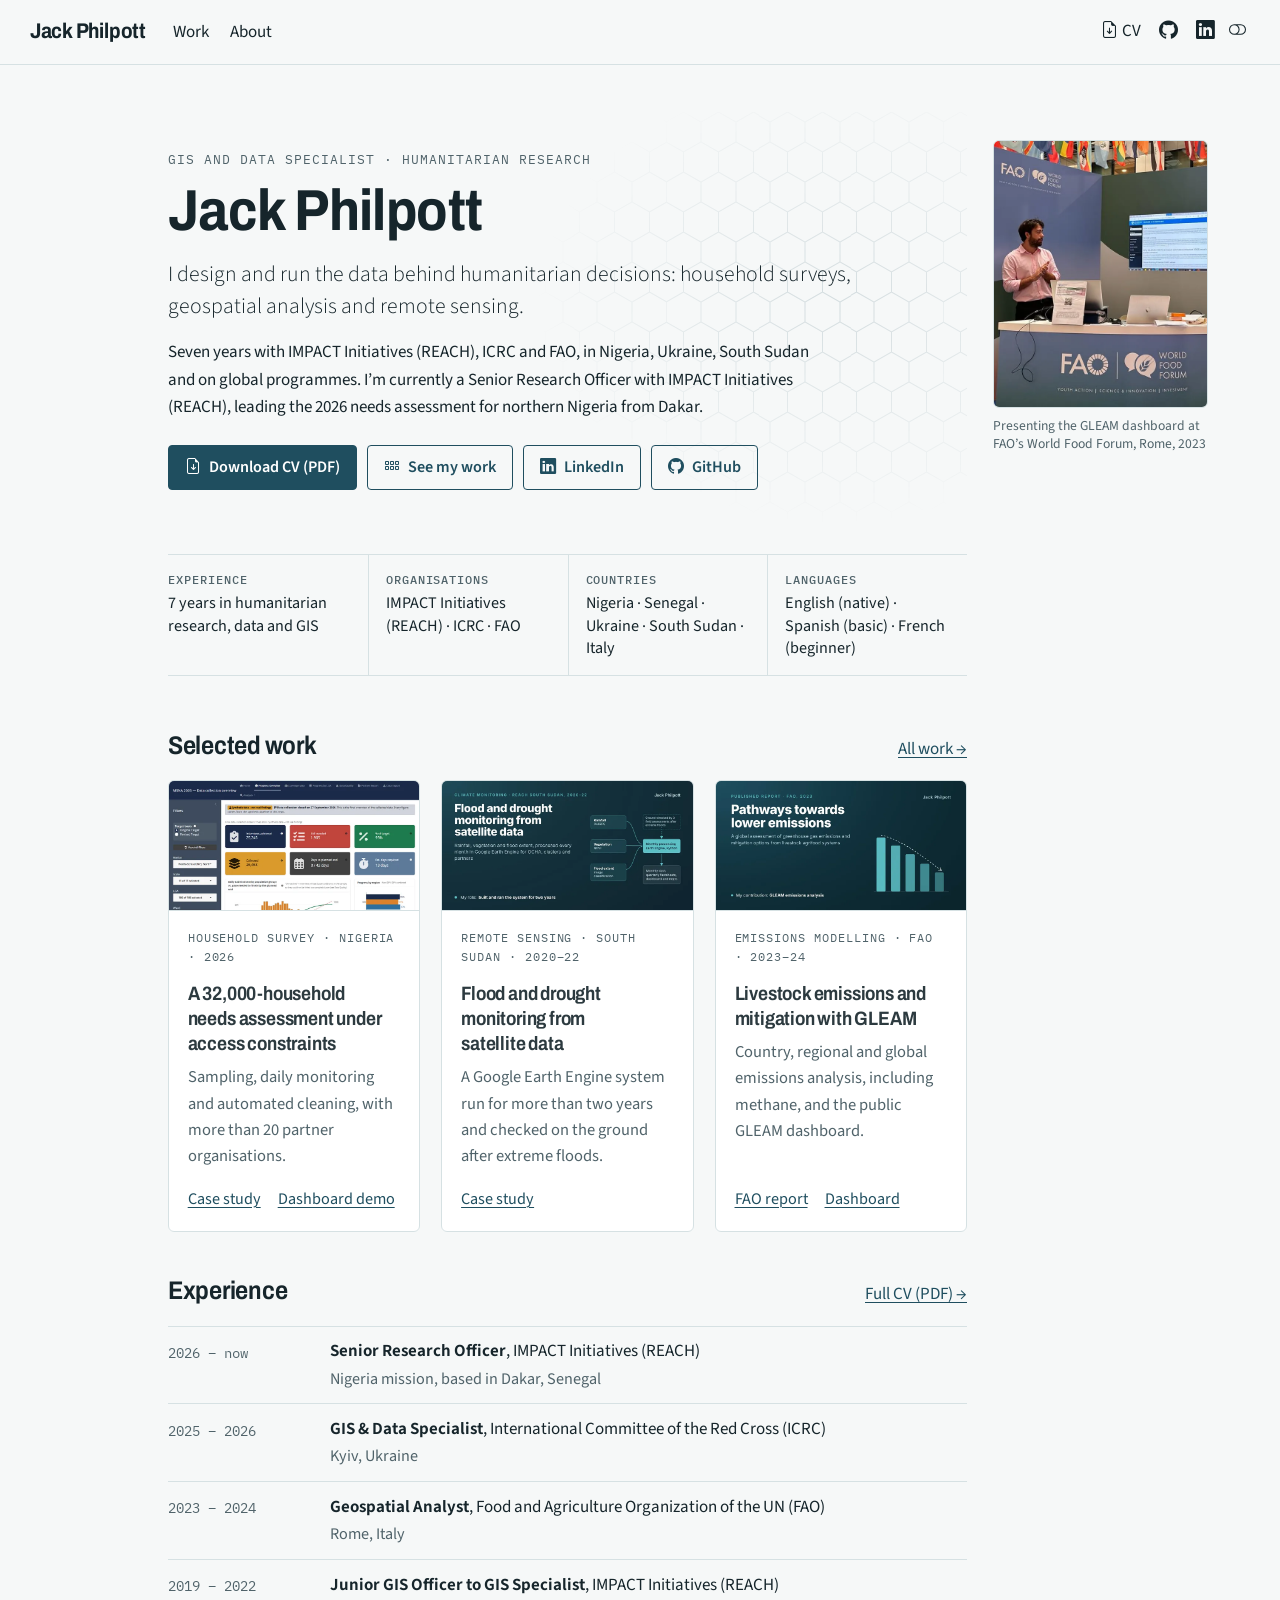
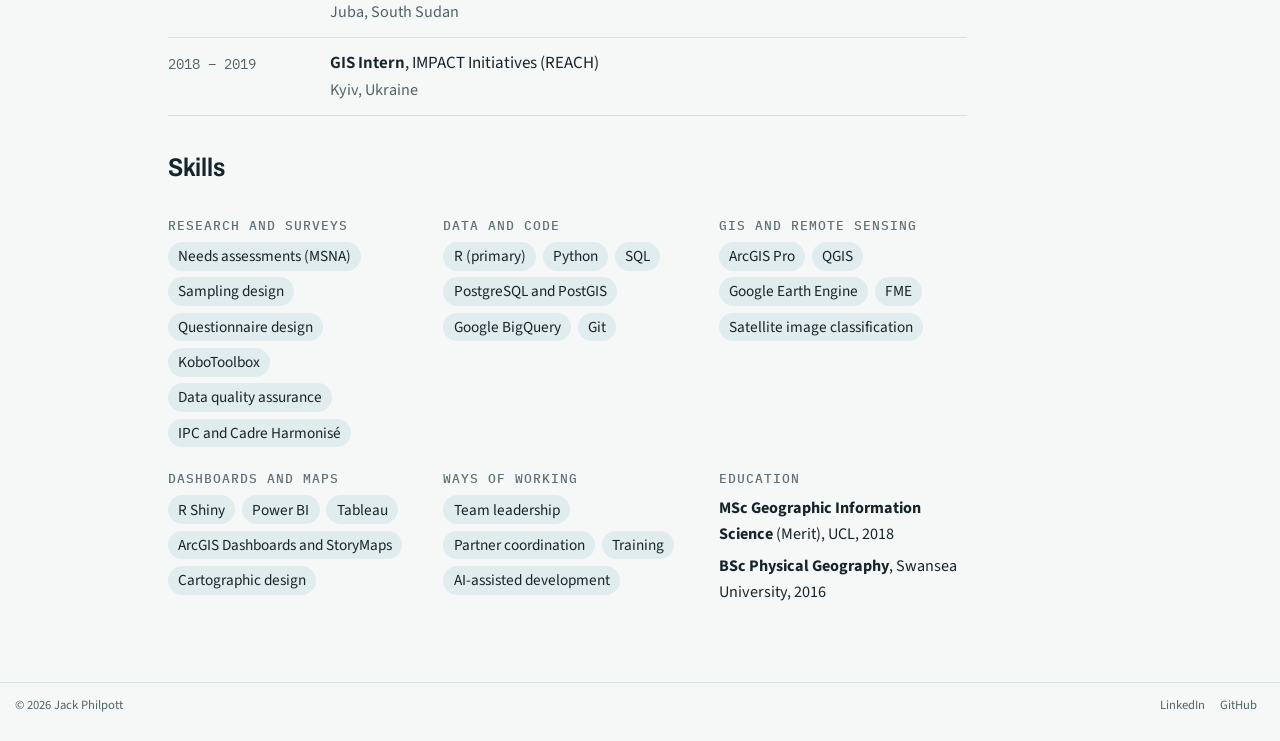
<file: index.html>
<!DOCTYPE html>
<html xmlns="http://www.w3.org/1999/xhtml" lang="en-GB" xml:lang="en-GB"><head>

<meta charset="utf-8">
<meta name="generator" content="quarto-1.11.9">

<meta name="viewport" content="width=device-width, initial-scale=1.0, user-scalable=yes">

<meta name="description" content="GIS and data specialist for humanitarian research: household surveys, geospatial analysis and remote sensing.">

<title>Jack Philpott</title>
<style>
/* Default styles provided by pandoc.
** See https://pandoc.org/MANUAL.html#variables-for-html for config info.
*/
span.smallcaps{font-variant: small-caps;}
div.columns{display: flex; gap: 1.5em;}
div.column{flex: auto;}
@media screen {
div.columns{gap: min(4vw, 1.5em);}
div.column{overflow-x: auto;}
}
div.hanging-indent{margin-left: 1.5em; text-indent: -1.5em;}
ul.task-list{list-style: none;}
ul.task-list li input[type="checkbox"] {
  width: 0.8em;
  margin: 0 0.8em 0.2em -1em; /* quarto-specific, see https://github.com/quarto-dev/quarto-cli/issues/4556 */ 
  vertical-align: middle;
}
</style>


<script src="site_libs/quarto-nav/quarto-nav.js"></script>
<script src="site_libs/quarto-nav/headroom.min.js"></script>
<link href="./images/favicon.svg" rel="icon" type="image/svg+xml">
<script src="site_libs/clipboard/clipboard.min.js"></script>
<script src="site_libs/quarto-html/quarto.js" type="module"></script>
<script src="site_libs/quarto-html/tabsets/tabsets.js" type="module"></script>
<script src="site_libs/quarto-html/scrollable-regions/scrollable-regions.js" type="module"></script>
<script src="site_libs/quarto-html/popper.min.js"></script>
<script src="site_libs/quarto-html/tippy.umd.min.js"></script>
<link href="site_libs/quarto-html/tippy.css" rel="stylesheet">
<link href="site_libs/quarto-html/quarto-syntax-highlighting-3c9e3de8f8f416c3e3ac7ff25931c884.css" rel="stylesheet" class="quarto-color-scheme" id="quarto-text-highlighting-styles">
<link href="site_libs/quarto-html/quarto-syntax-highlighting-dark-16db538b2ef1017a91ef9487759d17ba.css" rel="stylesheet" class="quarto-color-scheme quarto-color-alternate" id="quarto-text-highlighting-styles">
<link href="site_libs/quarto-html/quarto-syntax-highlighting-3c9e3de8f8f416c3e3ac7ff25931c884.css" rel="stylesheet" class="quarto-color-scheme-extra" id="quarto-text-highlighting-styles">
<script src="site_libs/bootstrap/bootstrap.min.js"></script>
<link href="site_libs/bootstrap/bootstrap-icons.css" rel="stylesheet">
<link href="site_libs/bootstrap/bootstrap-ba6120bcd819243f35d0e0dc69406774.min.css" rel="stylesheet" append-hash="true" class="quarto-color-scheme" id="quarto-bootstrap" data-mode="light">
<link href="site_libs/bootstrap/bootstrap-dark-0bdc03977b38f871abd826adec8ff0ed.min.css" rel="stylesheet" append-hash="true" class="quarto-color-scheme quarto-color-alternate" id="quarto-bootstrap" data-mode="dark">
<link href="site_libs/bootstrap/bootstrap-ba6120bcd819243f35d0e0dc69406774.min.css" rel="stylesheet" append-hash="true" class="quarto-color-scheme-extra" id="quarto-bootstrap" data-mode="light">
<script id="quarto-search-options" type="application/json">{
  "language": {
    "search-no-results-text": "No results",
    "search-matching-documents-text": "matching documents",
    "search-copy-link-title": "Copy link to search",
    "search-hide-matches-text": "Hide additional matches",
    "search-more-match-text": "more match in this document",
    "search-more-matches-text": "more matches in this document",
    "search-clear-button-title": "Clear",
    "search-text-placeholder": "",
    "search-detached-cancel-button-title": "Cancel",
    "search-submit-button-title": "Submit",
    "search-label": "Search"
  }
}</script>
<style>html{ scroll-behavior: smooth; }</style>


<meta property="og:title" content="Jack Philpott">
<meta property="og:description" content="GIS and data specialist for humanitarian research: household surveys, geospatial analysis and remote sensing.">
<meta property="og:image" content="https://jackphilpott.github.io/images/og_card.jpg">
<meta property="og:site_name" content="Jack Philpott">
<meta property="og:image:height" content="627">
<meta property="og:image:width" content="1200">
</head>

<body class="nav-fixed quarto-light"><a id="quarto-skip-link" class="visually-hidden-focusable" href="#quarto-document-content">Skip to main content</a><script id="quarto-html-before-body" type="application/javascript">
    const toggleBodyColorMode = (bsSheetEl) => {
      const mode = bsSheetEl.getAttribute("data-mode");
      const bodyEl = window.document.querySelector("body");
      if (mode === "dark") {
        bodyEl.classList.add("quarto-dark");
        bodyEl.classList.remove("quarto-light");
      } else {
        bodyEl.classList.add("quarto-light");
        bodyEl.classList.remove("quarto-dark");
      }
    }
    const toggleBodyColorPrimary = () => {
      const bsSheetEl = window.document.querySelector("link#quarto-bootstrap:not([rel=disabled-stylesheet])");
      if (bsSheetEl) {
        toggleBodyColorMode(bsSheetEl);
      }
    }
    const setColorSchemeToggle = (alternate) => {
      const toggles = window.document.querySelectorAll('.quarto-color-scheme-toggle');
      for (let i=0; i < toggles.length; i++) {
        const toggle = toggles[i];
        if (toggle) {
          toggle.setAttribute("aria-checked", alternate ? "true" : "false");
          if (alternate) {
            toggle.classList.add("alternate");
          } else {
            toggle.classList.remove("alternate");
          }
        }
      }
    };
    const toggleColorMode = (alternate) => {
      // Switch the stylesheets
      const primaryStylesheets = window.document.querySelectorAll('link.quarto-color-scheme:not(.quarto-color-alternate)');
      const alternateStylesheets = window.document.querySelectorAll('link.quarto-color-scheme.quarto-color-alternate');
      manageTransitions('#quarto-margin-sidebar .nav-link', false);
      if (alternate) {
        // note: dark is layered on light, we don't disable primary!
        enableStylesheet(alternateStylesheets);
        for (const sheetNode of alternateStylesheets) {
          if (sheetNode.id === "quarto-bootstrap") {
            toggleBodyColorMode(sheetNode);
          }
        }
      } else {
        disableStylesheet(alternateStylesheets);
        enableStylesheet(primaryStylesheets)
        toggleBodyColorPrimary();
      }
      manageTransitions('#quarto-margin-sidebar .nav-link', true);
      // Switch the toggles
      setColorSchemeToggle(alternate)
    }
    // Hack to workaround the fact that safari doesn't
    // properly recolor the scrollbar when toggling (#1455).
    // Not run on load: stylesheets are set before first paint there, and
    // scrolling would undo the scroll to a URL fragment (#14973).
    // The one pixel nudge keeps the reader where they were.
    const refreshSafariScrollbar = () => {
      if (navigator.userAgent.indexOf('Safari') > 0 && navigator.userAgent.indexOf('Chrome') == -1) {
        manageTransitions("body", false);
        const scrollY = window.scrollY;
        window.scrollTo(0, scrollY > 0 ? scrollY - 1 : 1);
        setTimeout(() => {
          window.scrollTo(0, scrollY);
          manageTransitions("body", true);
        }, 40);
      }
    }
    const disableStylesheet = (stylesheets) => {
      for (let i=0; i < stylesheets.length; i++) {
        const stylesheet = stylesheets[i];
        stylesheet.rel = 'disabled-stylesheet';
      }
    }
    const enableStylesheet = (stylesheets) => {
      for (let i=0; i < stylesheets.length; i++) {
        const stylesheet = stylesheets[i];
        if(stylesheet.rel !== 'stylesheet') { // for Chrome, which will still FOUC without this check
          stylesheet.rel = 'stylesheet';
        }
      }
    }
    const manageTransitions = (selector, allowTransitions) => {
      const els = window.document.querySelectorAll(selector);
      for (let i=0; i < els.length; i++) {
        const el = els[i];
        if (allowTransitions) {
          el.classList.remove('notransition');
        } else {
          el.classList.add('notransition');
        }
      }
    }
    const isFileUrl = () => {
      return window.location.protocol === 'file:';
    }
    const hasAlternateSentinel = () => {
      let styleSentinel = getColorSchemeSentinel();
      if (styleSentinel !== null) {
        return styleSentinel === "alternate";
      } else {
        return false;
      }
    }
    const setStyleSentinel = (alternate) => {
      const value = alternate ? "alternate" : "default";
      if (!isFileUrl()) {
        window.localStorage.setItem("quarto-color-scheme", value);
      } else {
        localAlternateSentinel = value;
      }
    }
    const getColorSchemeSentinel = () => {
      if (!isFileUrl()) {
        const storageValue = window.localStorage.getItem("quarto-color-scheme");
        return storageValue != null ? storageValue : localAlternateSentinel;
      } else {
        return localAlternateSentinel;
      }
    }
    const toggleGiscusIfUsed = (isAlternate, darkModeDefault) => {
      const baseTheme = document.querySelector('#giscus-base-theme')?.value ?? 'light';
      const alternateTheme = document.querySelector('#giscus-alt-theme')?.value ?? 'dark';
      let newTheme = '';
      if(authorPrefersDark) {
        newTheme = isAlternate ? baseTheme : alternateTheme;
      } else {
        newTheme = isAlternate ? alternateTheme : baseTheme;
      }
      const changeGiscusTheme = () => {
        // From: https://github.com/giscus/giscus/issues/336
        const sendMessage = (message) => {
          const iframe = document.querySelector('iframe.giscus-frame');
          if (!iframe) return;
          iframe.contentWindow.postMessage({ giscus: message }, 'https://giscus.app');
        }
        sendMessage({
          setConfig: {
            theme: newTheme
          }
        });
      }
      const isGiscussLoaded = window.document.querySelector('iframe.giscus-frame') !== null;
      if (isGiscussLoaded) {
        changeGiscusTheme();
      }
    };
    const authorPrefersDark = false;
    const queryPrefersDark = window.matchMedia('(prefers-color-scheme: dark)');
    const darkModeDefault = queryPrefersDark.matches;
      document.querySelector('link#quarto-text-highlighting-styles.quarto-color-scheme-extra').rel = 'disabled-stylesheet';
      document.querySelector('link#quarto-bootstrap.quarto-color-scheme-extra').rel = 'disabled-stylesheet';
    let localAlternateSentinel = darkModeDefault ? 'alternate' : 'default';
    // Dark / light mode switch
    window.quartoToggleColorScheme = () => {
      // Read the current dark / light value
      let toAlternate = !hasAlternateSentinel();
      toggleColorMode(toAlternate);
      refreshSafariScrollbar();
      setStyleSentinel(toAlternate);
      toggleGiscusIfUsed(toAlternate, darkModeDefault);
      window.dispatchEvent(new Event('resize'));
    };
    queryPrefersDark.addEventListener("change", e => {
      if(window.localStorage.getItem("quarto-color-scheme") !== null)
        return;
      const alternate = e.matches
      toggleColorMode(alternate);
      refreshSafariScrollbar();
      localAlternateSentinel = e.matches ? 'alternate' : 'default'; // this is used alongside local storage!
      toggleGiscusIfUsed(alternate, darkModeDefault);
    });
    // Switch to dark mode if need be
    if (hasAlternateSentinel()) {
      toggleColorMode(true);
    } else {
      toggleColorMode(false);
    }
  </script>

<div id="quarto-search-results"></div>
  <header id="quarto-header" class="headroom fixed-top">
    <nav class="navbar navbar-expand-lg " data-bs-theme="dark" aria-label="Site">
      <div class="navbar-container container-fluid">
      <div class="navbar-brand-container mx-auto">
    <a class="navbar-brand" href="./index.html">
    <span class="navbar-title">Jack Philpott</span>
    </a>
  </div>
          <button class="navbar-toggler" type="button" data-bs-toggle="collapse" data-bs-target="#navbarCollapse" aria-controls="navbarCollapse" aria-expanded="false" aria-label="Toggle navigation" onclick="if (window.quartoToggleHeadroom) { window.quartoToggleHeadroom(); }">
  <span class="navbar-toggler-icon"></span>
</button>
          <div class="collapse navbar-collapse" id="navbarCollapse">
            <ul class="navbar-nav navbar-nav-scroll me-auto">
  <li class="nav-item">
    <a class="nav-link" href="./work/index.html"> 
<span class="menu-text">Work</span></a>
  </li>  
  <li class="nav-item">
    <a class="nav-link" href="./about.html"> 
<span class="menu-text">About</span></a>
  </li>  
</ul>
            <ul class="navbar-nav navbar-nav-scroll ms-auto">
  <li class="nav-item">
    <a class="nav-link" href="./files/CV_JackPhilpott.pdf"> <i class="bi bi-file-earmark-arrow-down" role="img">
</i> 
<span class="menu-text">CV</span></a>
  </li>  
  <li class="nav-item compact">
    <a class="nav-link" href="https://github.com/JackPhilpott"> <i class="bi bi-github" role="img" aria-label="GitHub">
</i> 
<span class="menu-text"></span></a>
  </li>  
  <li class="nav-item compact">
    <a class="nav-link" href="https://www.linkedin.com/in/jackphilpottgis/"> <i class="bi bi-linkedin" role="img" aria-label="LinkedIn">
</i> 
<span class="menu-text"></span></a>
  </li>  
</ul>
          </div> <!-- /navcollapse -->
            <div class="quarto-navbar-tools">
  <button type="button" role="switch" aria-checked="false" class="quarto-color-scheme-toggle quarto-navigation-tool  px-1" onclick="window.quartoToggleColorScheme(); return false;" title="Toggle dark mode" aria-label="Toggle dark mode"><i class="bi"></i></button>
</div>
      </div> <!-- /container-fluid -->
    </nav>
</header>
<!-- content -->
<div id="quarto-content" class="quarto-container page-columns page-rows-contents page-layout-article page-navbar">
<!-- sidebar -->
<!-- margin-sidebar -->
    <div id="quarto-margin-sidebar" class="sidebar margin-sidebar zindex-bottom">
    </div>
<!-- main -->
<main class="content page-columns page-full" id="quarto-document-content" tabindex="-1"><header id="title-block-header" class="quarto-title-block"></header>






<div class="no-row-height column-margin column-container"><div class="hero-photo">
<div class="quarto-figure quarto-figure-center">
<figure class="figure">
<p><img src="images/jack_wff.webp" class="img-fluid figure-img" alt="Jack Philpott presenting the GLEAM v3.0 dashboard at an FAO World Food Forum stand"></p>
<figcaption>Presenting the GLEAM dashboard at FAO’s World Food Forum, Rome, 2023</figcaption>
</figure>
</div>
</div></div><div class="hero">
<div class="hero-text">
<img class="hero-avatar" src="images/jack_face.webp" alt="Jack Philpott" width="72" height="72">
<p class="eyebrow">
GIS and data specialist · Humanitarian research
</p>
<section id="jack-philpott" class="level1">
<h1>Jack Philpott</h1>
<p class="lead">
I design and run the data behind humanitarian decisions: household surveys, geospatial analysis and remote sensing.
</p>
<p>Seven years with IMPACT Initiatives (REACH), ICRC and FAO, in Nigeria, Ukraine, South Sudan and on global programmes. I’m currently a Senior Research Officer with IMPACT Initiatives (REACH), leading the 2026 needs assessment for northern Nigeria from Dakar.</p>
<div class="button-row">
  <a class="btn-jp primary" href="files/CV_JackPhilpott.pdf"><i class="bi bi-file-earmark-arrow-down" aria-hidden="true"></i> Download CV (PDF)</a>
  <a class="btn-jp" href="work/index.html"><i class="bi bi-grid-3x2-gap" aria-hidden="true"></i> See my work</a>
  <a class="btn-jp" href="https://www.linkedin.com/in/jackphilpottgis/"><i class="bi bi-linkedin" aria-hidden="true"></i> LinkedIn</a>
  <a class="btn-jp" href="https://github.com/JackPhilpott"><i class="bi bi-github" aria-hidden="true"></i> GitHub</a>
</div>
</section>
</div>
</div>
<dl class="facts">
  <div><dt>Experience</dt><dd>7 years in humanitarian research, data and GIS</dd></div>
  <div><dt>Organisations</dt><dd>IMPACT Initiatives (REACH) · ICRC · FAO</dd></div>
  <div><dt>Countries</dt><dd>Nigeria · Senegal · Ukraine · South Sudan · Italy</dd></div>
  <div><dt>Languages</dt><dd>English (native) · Spanish (basic) · French (beginner)</dd></div>
</dl>

<div class="section-head">
  <h2 id="selected-work">Selected work</h2>
  <a href="work/index.html">All work →</a>
</div>

<div class="feature-grid">
  <article class="feature">
    <a class="thumb" href="work/nigeria-msna.html" tabindex="-1" aria-hidden="true">
      <img src="images/thumbs/nigeria-msna.webp" alt="" loading="lazy">
    </a>
    <div class="body">
      <p class="eyebrow">Household survey · Nigeria · 2026</p>
      <h3><a href="work/nigeria-msna.html">A 32,000-household needs assessment under access constraints</a></h3>
      <p>Sampling, daily monitoring and automated cleaning, with more than 20 partner organisations.</p>
      <div class="links"><a href="work/nigeria-msna.html">Case study</a><a href="https://jackphilpott.shinyapps.io/msna-monitoring/">Dashboard demo</a></div>
    </div>
  </article>

  <article class="feature">
    <a class="thumb" href="work/south-sudan-climate.html" tabindex="-1" aria-hidden="true">
      <img src="images/thumbs/south-sudan-climate.webp" alt="" loading="lazy">
    </a>
    <div class="body">
      <p class="eyebrow">Remote sensing · South Sudan · 2020–22</p>
      <h3><a href="work/south-sudan-climate.html">Flood and drought monitoring from satellite data</a></h3>
      <p>A Google Earth Engine system run for more than two years and checked on the ground after extreme floods.</p>
      <div class="links"><a href="work/south-sudan-climate.html">Case study</a></div>
    </div>
  </article>

  <article class="feature">
    <a class="thumb" href="https://openknowledge.fao.org/items/b3f21d6d-bd6d-4e66-b8ca-63ce376560b5" tabindex="-1" aria-hidden="true">
      <img src="images/thumbs/fao-pathways.webp" alt="" loading="lazy">
    </a>
    <div class="body">
      <p class="eyebrow">Emissions modelling · FAO · 2023–24</p>
      <h3><a href="https://openknowledge.fao.org/items/b3f21d6d-bd6d-4e66-b8ca-63ce376560b5">Livestock emissions and mitigation with GLEAM</a></h3>
      <p>Country, regional and global emissions analysis, including methane, and the public GLEAM dashboard.</p>
      <div class="links"><a href="https://openknowledge.fao.org/items/b3f21d6d-bd6d-4e66-b8ca-63ce376560b5">FAO report</a><a href="https://foodandagricultureorganization.shinyapps.io/GLEAMV3_Public/">Dashboard</a></div>
    </div>
  </article>
</div>

<div class="section-head">
  <h2 id="experience">Experience</h2>
  <a href="files/CV_JackPhilpott.pdf">Full CV (PDF) →</a>
</div>
<ul class="cv-list">
  <li><span class="when">2026 – now</span><span class="what"><strong>Senior Research Officer</strong>, IMPACT Initiatives (REACH)<span class="where">Nigeria mission, based in Dakar, Senegal</span></span></li>
  <li><span class="when">2025 – 2026</span><span class="what"><strong>GIS &amp; Data Specialist</strong>, International Committee of the Red Cross (ICRC)<span class="where">Kyiv, Ukraine</span></span></li>
  <li><span class="when">2023 – 2024</span><span class="what"><strong>Geospatial Analyst</strong>, Food and Agriculture Organization of the UN (FAO)<span class="where">Rome, Italy</span></span></li>
  <li><span class="when">2019 – 2022</span><span class="what"><strong>Junior GIS Officer to GIS Specialist</strong>, IMPACT Initiatives (REACH)<span class="where">Juba, South Sudan</span></span></li>
  <li><span class="when">2018 – 2019</span><span class="what"><strong>GIS Intern</strong>, IMPACT Initiatives (REACH)<span class="where">Kyiv, Ukraine</span></span></li>
</ul>

<h2 id="skills">Skills</h2>
<div class="skill-groups">
  <section>
    <h3>Research and surveys</h3>
    <ul class="chips"><li>Needs assessments (MSNA)</li><li>Sampling design</li><li>Questionnaire design</li><li>KoboToolbox</li><li>Data quality assurance</li><li>IPC and Cadre Harmonisé</li></ul>
  </section>
  <section>
    <h3>Data and code</h3>
    <ul class="chips"><li>R (primary)</li><li>Python</li><li>SQL</li><li>PostgreSQL and PostGIS</li><li>Google BigQuery</li><li>Git</li></ul>
  </section>
  <section>
    <h3>GIS and remote sensing</h3>
    <ul class="chips"><li>ArcGIS Pro</li><li>QGIS</li><li>Google Earth Engine</li><li>FME</li><li>Satellite image classification</li></ul>
  </section>
  <section>
    <h3>Dashboards and maps</h3>
    <ul class="chips"><li>R Shiny</li><li>Power BI</li><li>Tableau</li><li>ArcGIS Dashboards and StoryMaps</li><li>Cartographic design</li></ul>
  </section>
  <section>
    <h3>Ways of working</h3>
    <ul class="chips"><li>Team leadership</li><li>Partner coordination</li><li>Training</li><li>AI-assisted development</li></ul>
  </section>
  <section>
    <h3>Education</h3>
    <ul class="plain"><li><strong>MSc Geographic Information Science</strong> (Merit), UCL, 2018</li><li><strong>BSc Physical Geography</strong>, Swansea University, 2016</li></ul>
  </section>
</div>



</main> <!-- /main -->
<script id="quarto-html-after-body" type="application/javascript">
  window.document.addEventListener("DOMContentLoaded", function (event) {
    // Ensure there is a toggle, if there isn't float one in the top right
    if (window.document.querySelector('.quarto-color-scheme-toggle') === null) {
      const toggle = window.document.createElement('button');
      toggle.type = "button";
      toggle.setAttribute("role", "switch");
      toggle.setAttribute("aria-checked", "false");
      toggle.classList.add('top-right');
      toggle.classList.add('quarto-color-scheme-toggle');
      toggle.setAttribute("aria-label", "Toggle dark mode");
      toggle.onclick = function() { try { window.quartoToggleColorScheme(); } catch {} return false; };
      const i = window.document.createElement("i");
      i.classList.add('bi');
      toggle.appendChild(i);
      // Put the toggle in a landmark of its own, so that landmark navigation
      // can reach it.
      //
      // The container is always a fresh direct child of body, and the toggle is
      // never moved into page furniture that the theme or the author controls.
      // The toggle is positioned against the page, so any ancestor that
      // establishes a containing block captures it: a positioned element or a
      // grid for position: absolute, and transform, filter, will-change or
      // contain for position: fixed. A direct child of body has none of these
      // to inherit, and the shift when one appears is silent and visual.
      //
      // ARIA says a document should have at most one banner, and axe reports a
      // duplicate whether or not the banners carry distinct labels. So use a
      // header when the page has no banner yet, and a named region otherwise.
      //
      // A header is a banner wherever it sits, unless it is inside sectioning
      // content, so this cannot just look at the children of body: a custom
      // page layout wraps the title block header in a plain div. An explicit
      // role="banner" always counts.
      const sectioning = 'article, aside, main, nav, section, [role="article"], [role="complementary"], [role="main"], [role="navigation"], [role="region"]';
      const hasBanner = Array.from(
        window.document.querySelectorAll('header:not([role]), [role="banner"]')
      ).some(function(el) {
        return el.hasAttribute("role") || el.closest(sectioning) === null;
      });
      const container = window.document.createElement(hasBanner ? "div" : "header");
      if (hasBanner) {
        container.setAttribute("role", "region");
        container.setAttribute("aria-label", "Toggle dark mode");
      }
      container.classList.add('quarto-color-scheme-toggle-container');
      container.appendChild(toggle);
      window.document.body.appendChild(container);
    }
    setColorSchemeToggle(hasAlternateSentinel())
    const isCodeAnnotation = (el) => {
      for (const clz of el.classList) {
        if (clz.startsWith('code-annotation-')) {                     
          return true;
        }
      }
      return false;
    }
    const onCopySuccess = function(e) {
      // button target
      const button = e.trigger;
      // don't keep focus
      button.blur();
      // flash "checked"
      button.classList.add('code-copy-button-checked');
      var currentTitle = button.getAttribute("title");
      button.setAttribute("title", "Copied!");
      let tooltip;
      if (window.bootstrap) {
        button.setAttribute("data-bs-toggle", "tooltip");
        button.setAttribute("data-bs-placement", "left");
        button.setAttribute("data-bs-title", "Copied!");
        tooltip = new bootstrap.Tooltip(button, 
          { trigger: "manual", 
            customClass: "code-copy-button-tooltip",
            offset: [0, -8]});
        tooltip.show();    
      }
      setTimeout(function() {
        if (tooltip) {
          tooltip.hide();
          button.removeAttribute("data-bs-title");
          button.removeAttribute("data-bs-toggle");
          button.removeAttribute("data-bs-placement");
        }
        button.setAttribute("title", currentTitle);
        button.classList.remove('code-copy-button-checked');
      }, 1000);
      // clear code selection
      e.clearSelection();
    }
    const getTextToCopy = function(trigger) {
      const outerScaffold = trigger.parentElement.cloneNode(true);
      const codeEl = outerScaffold.querySelector('code');
      for (const childEl of codeEl.children) {
        if (isCodeAnnotation(childEl)) {
          childEl.remove();
        }
      }
      return codeEl.innerText;
    }
    const clipboard = new window.ClipboardJS('.code-copy-button:not([data-in-quarto-modal])', {
      text: getTextToCopy
    });
    clipboard.on('success', onCopySuccess);
    if (window.document.getElementById('quarto-embedded-source-code-modal')) {
      const clipboardModal = new window.ClipboardJS('.code-copy-button[data-in-quarto-modal]', {
        text: getTextToCopy,
        container: window.document.getElementById('quarto-embedded-source-code-modal')
      });
      clipboardModal.on('success', onCopySuccess);
    }
      var localhostRegex = new RegExp(/^(?:http|https):\/\/localhost\:?[0-9]*\//);
      var mailtoRegex = new RegExp(/^mailto:/);
        var filterRegex = new RegExp("https:\/\/jackphilpott\.github\.io");
      const newWindowLabel = "(opens in a new tab)";
      const newWindowNoteId = "quarto-ext-newwindow-label";
      // Links reference one hidden label through aria-describedby, so the
      // announcement never changes their accessible name.
      var describeNewWindow = (link) => {
        if (!window.document.getElementById(newWindowNoteId)) {
          var newWindowNote = window.document.createElement("span");
          newWindowNote.id = newWindowNoteId;
          newWindowNote.hidden = true;
          newWindowNote.textContent = newWindowLabel;
          window.document.body.appendChild(newWindowNote);
        }
        var describedBy = (link.getAttribute("aria-describedby") || "").split(/\s+/).filter(Boolean);
        if (!describedBy.includes(newWindowNoteId)) {
          describedBy.push(newWindowNoteId);
          link.setAttribute("aria-describedby", describedBy.join(" "));
        }
      }
      var isInternal = (href) => {
          return filterRegex.test(href) || localhostRegex.test(href) || mailtoRegex.test(href);
      }
      // Inspect non-navigation links and adorn them if external
      window.quartoDecorateExternalLinks = function (root) {
     var links = (root || window.document).querySelectorAll('a[href]:not(.nav-link):not(.navbar-brand):not(.toc-action):not(.sidebar-link):not(.sidebar-item-toggle):not(.pagination-link):not(.no-external):not([aria-hidden]):not(.dropdown-item):not(.quarto-navigation-tool):not(.about-link)');
      for (var i=0; i<links.length; i++) {
        const link = links[i];
        if (!isInternal(link.href)) {
          // undo the damage that might have been done by quarto-nav.js in the case of
          // links that we want to consider external
          if (link.dataset.originalHref !== undefined) {
            link.href = link.dataset.originalHref;
          }
            // target, if specified
            link.setAttribute("target", "_blank");
            if (link.getAttribute("rel") === null) {
              link.setAttribute("rel", "noopener");
            }
            describeNewWindow(link);
          if (!link.classList.contains('no-external-icon')) {
          }
        }
      }
      };
      window.quartoDecorateExternalLinks(window.document);
    // Esc closes the popup (WCAG 1.4.13) and focus leaving both trigger and
    // popup closes it (WCAG 2.4.11); tippy handles neither for interactive popups.
    const hideOnEscAndFocusOut = {
      name: 'hideOnEscAndFocusOut',
      defaultValue: true,
      fn(instance) {
        const dismiss = () => {
          // A show scheduled by the trigger delay would otherwise reopen it
          instance.clearDelayTimeouts();
          instance.hide();
        };
        const onKeyDown = (event) => {
          if (event.key !== 'Escape') {
            return;
          }
          // Keep Esc from also reaching page handlers (e.g. reveal.js overview),
          // except an open reveal.js slide menu, which Esc should close too.
          // The menu handles keys only when its keyboard option is on.
          const menuHandlesEsc = window.Reveal?.getPlugin?.('menu')?.isOpen() &&
            window.Reveal.getConfig().menu?.keyboard !== false;
          if (!menuHandlesEsc) {
            event.stopPropagation();
          }
          if (instance.popper.contains(window.document.activeElement)) {
            // Disabled while refocusing so the focus trigger does not reopen it
            instance.disable();
            instance.reference.focus();
            instance.enable();
          }
          dismiss();
        };
        const onFocusOut = (event) => {
          const target = event.relatedTarget;
          if (target && !instance.reference.contains(target) &&
              !instance.popper.contains(target)) {
            dismiss();
          }
        };
        // On the trigger too: a click trigger (code-annotations: select) has no
        // blur handling. Attached for the instance's lifetime so leaving the
        // trigger also cancels a show still pending on the trigger delay.
        instance.reference.addEventListener('focusout', onFocusOut);
        return {
          onShow() {
            window.document.addEventListener('keydown', onKeyDown, true);
            instance.popper.addEventListener('focusout', onFocusOut);
          },
          onHide() {
            window.document.removeEventListener('keydown', onKeyDown, true);
            instance.popper.removeEventListener('focusout', onFocusOut);
          },
          onDestroy() {
            instance.reference.removeEventListener('focusout', onFocusOut);
          },
        };
      },
    };
    function tippyHover(el, contentFn, onTriggerFn, onUntriggerFn) {
      const config = {
        allowHTML: true,
        maxWidth: 500,
        delay: 100,
        arrow: false,
        appendTo: function(el) {
            return el.parentElement;
        },
        interactive: true,
        interactiveBorder: 10,
        theme: 'quarto',
        placement: 'bottom-start',
        plugins: [hideOnEscAndFocusOut],
      };
      if (contentFn) {
        config.content = contentFn;
      }
      if (onTriggerFn) {
        config.onTrigger = onTriggerFn;
      }
      if (onUntriggerFn) {
        config.onUntrigger = onUntriggerFn;
      }
      window.tippy(el, config); 
    }
    const noterefs = window.document.querySelectorAll('a[role="doc-noteref"]');
    for (var i=0; i<noterefs.length; i++) {
      const ref = noterefs[i];
      tippyHover(ref, function() {
        // use id or data attribute instead here
        let href = ref.getAttribute('data-footnote-href') || ref.getAttribute('href');
        try { href = new URL(href).hash; } catch {}
        const id = href.replace(/^#\/?/, "");
        const note = window.document.getElementById(id);
        if (note) {
          return note.innerHTML;
        } else {
          return "";
        }
      });
    }
    const xrefs = window.document.querySelectorAll('a.quarto-xref');
    const processXRef = (id, note) => {
      // Strip column container classes
      const stripColumnClz = (el) => {
        el.classList.remove("page-full", "page-columns");
        if (el.children) {
          for (const child of el.children) {
            stripColumnClz(child);
          }
        }
      }
      stripColumnClz(note)
      if (id === null || id.startsWith('sec-')) {
        // Special case sections, only their first couple elements
        const container = document.createElement("div");
        if (note.children && note.children.length > 2) {
          container.appendChild(note.children[0].cloneNode(true));
          for (let i = 1; i < note.children.length; i++) {
            const child = note.children[i];
            if (child.tagName === "P" && child.innerText === "") {
              continue;
            } else {
              container.appendChild(child.cloneNode(true));
              break;
            }
          }
          if (window.Quarto?.typesetMath) {
            window.Quarto.typesetMath(container);
          }
          return container.innerHTML
        } else {
          if (window.Quarto?.typesetMath) {
            window.Quarto.typesetMath(note);
          }
          return note.innerHTML;
        }
      } else {
        // Remove any anchor links if they are present
        const anchorLink = note.querySelector('a.anchorjs-link');
        if (anchorLink) {
          anchorLink.remove();
        }
        if (window.Quarto?.typesetMath) {
          window.Quarto.typesetMath(note);
        }
        if (note.classList.contains("callout")) {
          return note.outerHTML;
        } else {
          return note.innerHTML;
        }
      }
    }
    for (var i=0; i<xrefs.length; i++) {
      const xref = xrefs[i];
      tippyHover(xref, undefined, function(instance) {
        instance.disable();
        let url = xref.getAttribute('href');
        let hash = undefined; 
        if (url.startsWith('#')) {
          hash = url;
        } else {
          try { hash = new URL(url).hash; } catch {}
        }
        if (hash) {
          const id = hash.replace(/^#\/?/, "");
          const note = window.document.getElementById(id);
          if (note !== null) {
            try {
              const html = processXRef(id, note.cloneNode(true));
              instance.setContent(html);
            } finally {
              instance.enable();
              instance.show();
            }
          } else {
            // See if we can fetch this
            fetch(url.split('#')[0])
            .then(res => res.text())
            .then(html => {
              const parser = new DOMParser();
              const htmlDoc = parser.parseFromString(html, "text/html");
              const note = htmlDoc.getElementById(id);
              if (note !== null) {
                const html = processXRef(id, note);
                instance.setContent(html);
              } 
            }).finally(() => {
              instance.enable();
              instance.show();
            });
          }
        } else {
          // See if we can fetch a full url (with no hash to target)
          // This is a special case and we should probably do some content thinning / targeting
          fetch(url)
          .then(res => res.text())
          .then(html => {
            const parser = new DOMParser();
            const htmlDoc = parser.parseFromString(html, "text/html");
            const note = htmlDoc.querySelector('main.content');
            if (note !== null) {
              // This should only happen for chapter cross references
              // (since there is no id in the URL)
              // remove the first header
              if (note.children.length > 0 && note.children[0].tagName === "HEADER") {
                note.children[0].remove();
              }
              const html = processXRef(null, note);
              instance.setContent(html);
            } 
          }).finally(() => {
            instance.enable();
            instance.show();
          });
        }
      }, function(instance) {
      });
    }
        let selectedAnnoteEl;
        const selectorForAnnotation = ( cell, annotation) => {
          let cellAttr = 'data-code-cell="' + cell + '"';
          let lineAttr = 'data-code-annotation="' +  annotation + '"';
          const selector = 'span[' + cellAttr + '][' + lineAttr + ']';
          return selector;
        }
        const selectCodeLines = (annoteEl) => {
          const doc = window.document;
          const targetCell = annoteEl.getAttribute("data-target-cell");
          const targetAnnotation = annoteEl.getAttribute("data-target-annotation");
          const annoteSpan = window.document.querySelector(selectorForAnnotation(targetCell, targetAnnotation));
          const lines = annoteSpan.getAttribute("data-code-lines").split(",");
          const lineIds = lines.map((line) => {
            return targetCell + "-" + line;
          })
          // Each band is positioned against its own containing block, which is
          // not the offsetParent of the lines, so place it from client rects.
          const placeBand = (band, firstEl, lastEl, codeBlock) => {
            const container = band.offsetParent;
            if (container === null) {
              return;
            }
            const containerRect = container.getBoundingClientRect();
            // Reveal.js scales slides with a transform, so convert client
            // pixels back to the CSS pixels of the container.
            const scale = containerRect.height / container.offsetHeight || 1;
            const firstRect = firstEl.getBoundingClientRect();
            const lastRect = lastEl.getBoundingClientRect();
            const top = (firstRect.top - containerRect.top) / scale - container.clientTop + container.scrollTop;
            const height = (lastRect.bottom - firstRect.top) / scale;
            band.style.top = top - 2 + "px";
            band.style.height = height + 4 + "px";
            if (codeBlock) {
              // Without the copy button wrapper, the containing block is wider
              // than the code block, so span the code block explicitly.
              const blockRect = codeBlock.getBoundingClientRect();
              band.style.left = (blockRect.left - containerRect.left) / scale - container.clientLeft + container.scrollLeft + "px";
              band.style.width = blockRect.width / scale + "px";
            }
          };
          if (lineIds.length > 0) {
            const el = window.document.getElementById(lineIds[0]);
            const lastEl = window.document.getElementById(lineIds[lineIds.length - 1]);
            const parent = el.parentElement.parentElement;
            // cook up a div (if necessary) and position it
            let div = window.document.getElementById("code-annotation-line-highlight");
            if (div === null) {
              div = window.document.createElement("div");
              div.setAttribute("id", "code-annotation-line-highlight");
              div.style.position = 'absolute';
              parent.appendChild(div);
            }
            placeBand(div, el, lastEl, parent.closest("div.sourceCode") || parent);
            let gutterDiv = window.document.getElementById("code-annotation-line-highlight-gutter");
            if (gutterDiv === null) {
              gutterDiv = window.document.createElement("div");
              gutterDiv.setAttribute("id", "code-annotation-line-highlight-gutter");
              gutterDiv.style.position = 'absolute';
              const codeCell = window.document.getElementById(targetCell);
              const gutter = codeCell.querySelector('.code-annotation-gutter');
              gutter.appendChild(gutterDiv);
            }
            placeBand(gutterDiv, el, lastEl);
            selectedAnnoteEl = annoteEl;
          }
        };
        const unselectCodeLines = () => {
          const elementsIds = ["code-annotation-line-highlight", "code-annotation-line-highlight-gutter"];
          elementsIds.forEach((elId) => {
            const div = window.document.getElementById(elId);
            if (div) {
              div.remove();
            }
          });
          selectedAnnoteEl = undefined;
        };
          // Handle positioning of the toggle
      window.addEventListener(
        "resize",
        throttle(() => {
          elRect = undefined;
          if (selectedAnnoteEl) {
            selectCodeLines(selectedAnnoteEl);
          }
        }, 10)
      );
      function throttle(fn, ms) {
      let throttle = false;
      let timer;
        return (...args) => {
          if(!throttle) { // first call gets through
              fn.apply(this, args);
              throttle = true;
          } else { // all the others get throttled
              if(timer) clearTimeout(timer); // cancel #2
              timer = setTimeout(() => {
                fn.apply(this, args);
                timer = throttle = false;
              }, ms);
          }
        };
      }
        // Attach click handler to the DT
        const annoteDls = window.document.querySelectorAll('dt[data-target-cell]');
        for (const annoteDlNode of annoteDls) {
          annoteDlNode.addEventListener('click', (event) => {
            const clickedEl = event.target;
            if (clickedEl !== selectedAnnoteEl) {
              unselectCodeLines();
              const activeEl = window.document.querySelector('dt[data-target-cell].code-annotation-active');
              if (activeEl) {
                activeEl.classList.remove('code-annotation-active');
              }
              selectCodeLines(clickedEl);
              clickedEl.classList.add('code-annotation-active');
            } else {
              // Unselect the line
              unselectCodeLines();
              clickedEl.classList.remove('code-annotation-active');
            }
          });
        }
    const findCites = (el) => {
      const parentEl = el.parentElement;
      if (parentEl) {
        const cites = parentEl.dataset.cites;
        if (cites) {
          return {
            el,
            cites: cites.split(' ')
          };
        } else {
          return findCites(el.parentElement)
        }
      } else {
        return undefined;
      }
    };
    var bibliorefs = window.document.querySelectorAll('a[role="doc-biblioref"]');
    for (var i=0; i<bibliorefs.length; i++) {
      const ref = bibliorefs[i];
      const citeInfo = findCites(ref);
      if (citeInfo) {
        tippyHover(citeInfo.el, function() {
          var popup = window.document.createElement('div');
          citeInfo.cites.forEach(function(cite) {
            var citeDiv = window.document.createElement('div');
            citeDiv.classList.add('hanging-indent');
            citeDiv.classList.add('csl-entry');
            var biblioDiv = window.document.getElementById('ref-' + cite);
            if (biblioDiv) {
              citeDiv.innerHTML = biblioDiv.innerHTML;
            }
            popup.appendChild(citeDiv);
          });
          return popup.innerHTML;
        });
      }
    }
  });
  </script>
  <script type="application/javascript">
  window.quartoScrollableRegionsLabels = {"code":"Scrollable code","output":"Scrollable output"};
  </script>
</div> <!-- /content -->
<footer class="footer">
  <div class="nav-footer">
    <div class="nav-footer-left">
<p>© 2026 Jack Philpott</p>
</div>   
    <div class="nav-footer-center">
      &nbsp;
    </div>
    <div class="nav-footer-right">
      <ul class="footer-items list-unstyled">
    <li class="nav-item">
    <a class="nav-link" href="https://www.linkedin.com/in/jackphilpottgis/">
<p>LinkedIn</p>
</a>
  </li>  
    <li class="nav-item">
    <a class="nav-link" href="https://github.com/JackPhilpott">
<p>GitHub</p>
</a>
  </li>  
</ul>
    </div>
  </div>
</footer>




<script src="site_libs/quarto-html/zenscroll-min.js"></script>
</body></html>
</file>
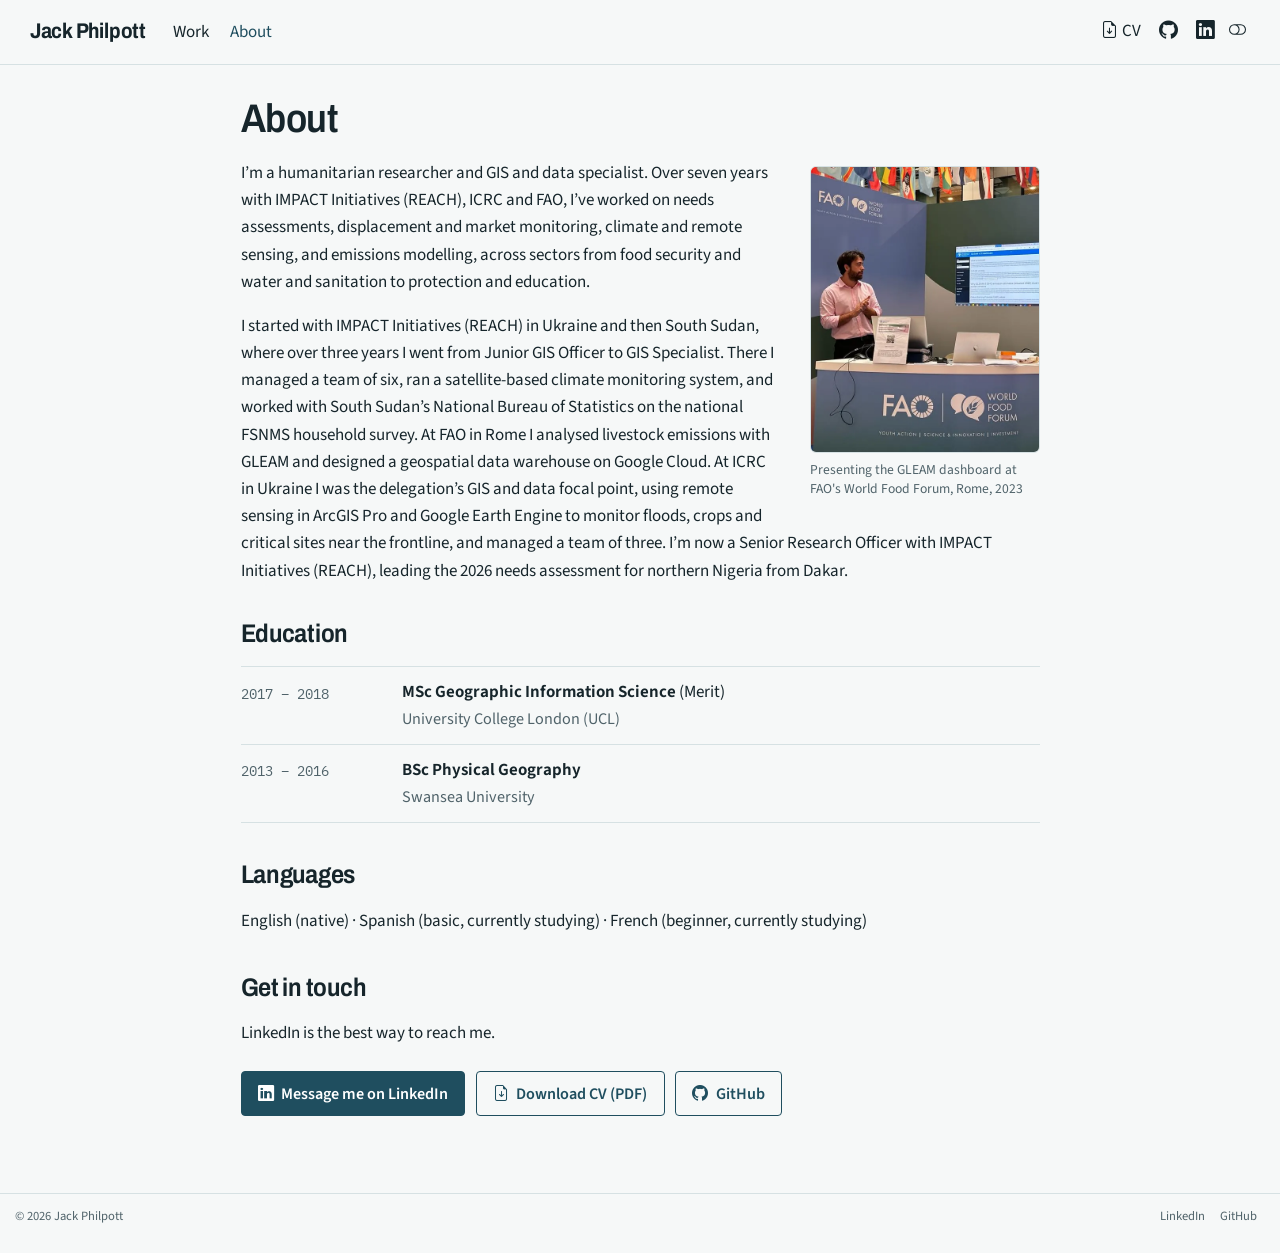
<file: about.html>
<!DOCTYPE html>
<html xmlns="http://www.w3.org/1999/xhtml" lang="en-GB" xml:lang="en-GB"><head>

<meta charset="utf-8">
<meta name="generator" content="quarto-1.11.9">

<meta name="viewport" content="width=device-width, initial-scale=1.0, user-scalable=yes">


<title>About – Jack Philpott</title>
<style>
/* Default styles provided by pandoc.
** See https://pandoc.org/MANUAL.html#variables-for-html for config info.
*/
span.smallcaps{font-variant: small-caps;}
div.columns{display: flex; gap: 1.5em;}
div.column{flex: auto;}
@media screen {
div.columns{gap: min(4vw, 1.5em);}
div.column{overflow-x: auto;}
}
div.hanging-indent{margin-left: 1.5em; text-indent: -1.5em;}
ul.task-list{list-style: none;}
ul.task-list li input[type="checkbox"] {
  width: 0.8em;
  margin: 0 0.8em 0.2em -1em; /* quarto-specific, see https://github.com/quarto-dev/quarto-cli/issues/4556 */ 
  vertical-align: middle;
}
</style>


<script src="site_libs/quarto-nav/quarto-nav.js"></script>
<script src="site_libs/quarto-nav/headroom.min.js"></script>
<link href="./images/favicon.svg" rel="icon" type="image/svg+xml">
<script src="site_libs/clipboard/clipboard.min.js"></script>
<script src="site_libs/quarto-html/quarto.js" type="module"></script>
<script src="site_libs/quarto-html/tabsets/tabsets.js" type="module"></script>
<script src="site_libs/quarto-html/scrollable-regions/scrollable-regions.js" type="module"></script>
<script src="site_libs/quarto-html/popper.min.js"></script>
<script src="site_libs/quarto-html/tippy.umd.min.js"></script>
<link href="site_libs/quarto-html/tippy.css" rel="stylesheet">
<link href="site_libs/quarto-html/quarto-syntax-highlighting-3c9e3de8f8f416c3e3ac7ff25931c884.css" rel="stylesheet" class="quarto-color-scheme" id="quarto-text-highlighting-styles">
<link href="site_libs/quarto-html/quarto-syntax-highlighting-dark-16db538b2ef1017a91ef9487759d17ba.css" rel="stylesheet" class="quarto-color-scheme quarto-color-alternate" id="quarto-text-highlighting-styles">
<link href="site_libs/quarto-html/quarto-syntax-highlighting-3c9e3de8f8f416c3e3ac7ff25931c884.css" rel="stylesheet" class="quarto-color-scheme-extra" id="quarto-text-highlighting-styles">
<script src="site_libs/bootstrap/bootstrap.min.js"></script>
<link href="site_libs/bootstrap/bootstrap-icons.css" rel="stylesheet">
<link href="site_libs/bootstrap/bootstrap-ba6120bcd819243f35d0e0dc69406774.min.css" rel="stylesheet" append-hash="true" class="quarto-color-scheme" id="quarto-bootstrap" data-mode="light">
<link href="site_libs/bootstrap/bootstrap-dark-0bdc03977b38f871abd826adec8ff0ed.min.css" rel="stylesheet" append-hash="true" class="quarto-color-scheme quarto-color-alternate" id="quarto-bootstrap" data-mode="dark">
<link href="site_libs/bootstrap/bootstrap-ba6120bcd819243f35d0e0dc69406774.min.css" rel="stylesheet" append-hash="true" class="quarto-color-scheme-extra" id="quarto-bootstrap" data-mode="light">
<script id="quarto-search-options" type="application/json">{
  "language": {
    "search-no-results-text": "No results",
    "search-matching-documents-text": "matching documents",
    "search-copy-link-title": "Copy link to search",
    "search-hide-matches-text": "Hide additional matches",
    "search-more-match-text": "more match in this document",
    "search-more-matches-text": "more matches in this document",
    "search-clear-button-title": "Clear",
    "search-text-placeholder": "",
    "search-detached-cancel-button-title": "Cancel",
    "search-submit-button-title": "Submit",
    "search-label": "Search"
  }
}</script>
<style>html{ scroll-behavior: smooth; }</style>


<meta property="og:title" content="About – Jack Philpott">
<meta property="og:description" content="GIS and data specialist for humanitarian research: household surveys, geospatial analysis and remote sensing.">
<meta property="og:image" content="https://jackphilpott.github.io/images/og_card.jpg">
<meta property="og:site_name" content="Jack Philpott">
<meta property="og:image:height" content="627">
<meta property="og:image:width" content="1200">
</head>

<body class="nav-fixed fullcontent quarto-light"><a id="quarto-skip-link" class="visually-hidden-focusable" href="#quarto-document-content">Skip to main content</a><script id="quarto-html-before-body" type="application/javascript">
    const toggleBodyColorMode = (bsSheetEl) => {
      const mode = bsSheetEl.getAttribute("data-mode");
      const bodyEl = window.document.querySelector("body");
      if (mode === "dark") {
        bodyEl.classList.add("quarto-dark");
        bodyEl.classList.remove("quarto-light");
      } else {
        bodyEl.classList.add("quarto-light");
        bodyEl.classList.remove("quarto-dark");
      }
    }
    const toggleBodyColorPrimary = () => {
      const bsSheetEl = window.document.querySelector("link#quarto-bootstrap:not([rel=disabled-stylesheet])");
      if (bsSheetEl) {
        toggleBodyColorMode(bsSheetEl);
      }
    }
    const setColorSchemeToggle = (alternate) => {
      const toggles = window.document.querySelectorAll('.quarto-color-scheme-toggle');
      for (let i=0; i < toggles.length; i++) {
        const toggle = toggles[i];
        if (toggle) {
          toggle.setAttribute("aria-checked", alternate ? "true" : "false");
          if (alternate) {
            toggle.classList.add("alternate");
          } else {
            toggle.classList.remove("alternate");
          }
        }
      }
    };
    const toggleColorMode = (alternate) => {
      // Switch the stylesheets
      const primaryStylesheets = window.document.querySelectorAll('link.quarto-color-scheme:not(.quarto-color-alternate)');
      const alternateStylesheets = window.document.querySelectorAll('link.quarto-color-scheme.quarto-color-alternate');
      manageTransitions('#quarto-margin-sidebar .nav-link', false);
      if (alternate) {
        // note: dark is layered on light, we don't disable primary!
        enableStylesheet(alternateStylesheets);
        for (const sheetNode of alternateStylesheets) {
          if (sheetNode.id === "quarto-bootstrap") {
            toggleBodyColorMode(sheetNode);
          }
        }
      } else {
        disableStylesheet(alternateStylesheets);
        enableStylesheet(primaryStylesheets)
        toggleBodyColorPrimary();
      }
      manageTransitions('#quarto-margin-sidebar .nav-link', true);
      // Switch the toggles
      setColorSchemeToggle(alternate)
    }
    // Hack to workaround the fact that safari doesn't
    // properly recolor the scrollbar when toggling (#1455).
    // Not run on load: stylesheets are set before first paint there, and
    // scrolling would undo the scroll to a URL fragment (#14973).
    // The one pixel nudge keeps the reader where they were.
    const refreshSafariScrollbar = () => {
      if (navigator.userAgent.indexOf('Safari') > 0 && navigator.userAgent.indexOf('Chrome') == -1) {
        manageTransitions("body", false);
        const scrollY = window.scrollY;
        window.scrollTo(0, scrollY > 0 ? scrollY - 1 : 1);
        setTimeout(() => {
          window.scrollTo(0, scrollY);
          manageTransitions("body", true);
        }, 40);
      }
    }
    const disableStylesheet = (stylesheets) => {
      for (let i=0; i < stylesheets.length; i++) {
        const stylesheet = stylesheets[i];
        stylesheet.rel = 'disabled-stylesheet';
      }
    }
    const enableStylesheet = (stylesheets) => {
      for (let i=0; i < stylesheets.length; i++) {
        const stylesheet = stylesheets[i];
        if(stylesheet.rel !== 'stylesheet') { // for Chrome, which will still FOUC without this check
          stylesheet.rel = 'stylesheet';
        }
      }
    }
    const manageTransitions = (selector, allowTransitions) => {
      const els = window.document.querySelectorAll(selector);
      for (let i=0; i < els.length; i++) {
        const el = els[i];
        if (allowTransitions) {
          el.classList.remove('notransition');
        } else {
          el.classList.add('notransition');
        }
      }
    }
    const isFileUrl = () => {
      return window.location.protocol === 'file:';
    }
    const hasAlternateSentinel = () => {
      let styleSentinel = getColorSchemeSentinel();
      if (styleSentinel !== null) {
        return styleSentinel === "alternate";
      } else {
        return false;
      }
    }
    const setStyleSentinel = (alternate) => {
      const value = alternate ? "alternate" : "default";
      if (!isFileUrl()) {
        window.localStorage.setItem("quarto-color-scheme", value);
      } else {
        localAlternateSentinel = value;
      }
    }
    const getColorSchemeSentinel = () => {
      if (!isFileUrl()) {
        const storageValue = window.localStorage.getItem("quarto-color-scheme");
        return storageValue != null ? storageValue : localAlternateSentinel;
      } else {
        return localAlternateSentinel;
      }
    }
    const toggleGiscusIfUsed = (isAlternate, darkModeDefault) => {
      const baseTheme = document.querySelector('#giscus-base-theme')?.value ?? 'light';
      const alternateTheme = document.querySelector('#giscus-alt-theme')?.value ?? 'dark';
      let newTheme = '';
      if(authorPrefersDark) {
        newTheme = isAlternate ? baseTheme : alternateTheme;
      } else {
        newTheme = isAlternate ? alternateTheme : baseTheme;
      }
      const changeGiscusTheme = () => {
        // From: https://github.com/giscus/giscus/issues/336
        const sendMessage = (message) => {
          const iframe = document.querySelector('iframe.giscus-frame');
          if (!iframe) return;
          iframe.contentWindow.postMessage({ giscus: message }, 'https://giscus.app');
        }
        sendMessage({
          setConfig: {
            theme: newTheme
          }
        });
      }
      const isGiscussLoaded = window.document.querySelector('iframe.giscus-frame') !== null;
      if (isGiscussLoaded) {
        changeGiscusTheme();
      }
    };
    const authorPrefersDark = false;
    const queryPrefersDark = window.matchMedia('(prefers-color-scheme: dark)');
    const darkModeDefault = queryPrefersDark.matches;
      document.querySelector('link#quarto-text-highlighting-styles.quarto-color-scheme-extra').rel = 'disabled-stylesheet';
      document.querySelector('link#quarto-bootstrap.quarto-color-scheme-extra').rel = 'disabled-stylesheet';
    let localAlternateSentinel = darkModeDefault ? 'alternate' : 'default';
    // Dark / light mode switch
    window.quartoToggleColorScheme = () => {
      // Read the current dark / light value
      let toAlternate = !hasAlternateSentinel();
      toggleColorMode(toAlternate);
      refreshSafariScrollbar();
      setStyleSentinel(toAlternate);
      toggleGiscusIfUsed(toAlternate, darkModeDefault);
      window.dispatchEvent(new Event('resize'));
    };
    queryPrefersDark.addEventListener("change", e => {
      if(window.localStorage.getItem("quarto-color-scheme") !== null)
        return;
      const alternate = e.matches
      toggleColorMode(alternate);
      refreshSafariScrollbar();
      localAlternateSentinel = e.matches ? 'alternate' : 'default'; // this is used alongside local storage!
      toggleGiscusIfUsed(alternate, darkModeDefault);
    });
    // Switch to dark mode if need be
    if (hasAlternateSentinel()) {
      toggleColorMode(true);
    } else {
      toggleColorMode(false);
    }
  </script>

<div id="quarto-search-results"></div>
  <header id="quarto-header" class="headroom fixed-top">
    <nav class="navbar navbar-expand-lg " data-bs-theme="dark" aria-label="Site">
      <div class="navbar-container container-fluid">
      <div class="navbar-brand-container mx-auto">
    <a class="navbar-brand" href="./index.html">
    <span class="navbar-title">Jack Philpott</span>
    </a>
  </div>
          <button class="navbar-toggler" type="button" data-bs-toggle="collapse" data-bs-target="#navbarCollapse" aria-controls="navbarCollapse" aria-expanded="false" aria-label="Toggle navigation" onclick="if (window.quartoToggleHeadroom) { window.quartoToggleHeadroom(); }">
  <span class="navbar-toggler-icon"></span>
</button>
          <div class="collapse navbar-collapse" id="navbarCollapse">
            <ul class="navbar-nav navbar-nav-scroll me-auto">
  <li class="nav-item">
    <a class="nav-link" href="./work/index.html"> 
<span class="menu-text">Work</span></a>
  </li>  
  <li class="nav-item">
    <a class="nav-link active" href="./about.html" aria-current="page"> 
<span class="menu-text">About</span></a>
  </li>  
</ul>
            <ul class="navbar-nav navbar-nav-scroll ms-auto">
  <li class="nav-item">
    <a class="nav-link" href="./files/CV_JackPhilpott.pdf"> <i class="bi bi-file-earmark-arrow-down" role="img">
</i> 
<span class="menu-text">CV</span></a>
  </li>  
  <li class="nav-item compact">
    <a class="nav-link" href="https://github.com/JackPhilpott"> <i class="bi bi-github" role="img" aria-label="GitHub">
</i> 
<span class="menu-text"></span></a>
  </li>  
  <li class="nav-item compact">
    <a class="nav-link" href="https://www.linkedin.com/in/jackphilpottgis/"> <i class="bi bi-linkedin" role="img" aria-label="LinkedIn">
</i> 
<span class="menu-text"></span></a>
  </li>  
</ul>
          </div> <!-- /navcollapse -->
            <div class="quarto-navbar-tools">
  <button type="button" role="switch" aria-checked="false" class="quarto-color-scheme-toggle quarto-navigation-tool  px-1" onclick="window.quartoToggleColorScheme(); return false;" title="Toggle dark mode" aria-label="Toggle dark mode"><i class="bi"></i></button>
</div>
      </div> <!-- /container-fluid -->
    </nav>
</header>
<!-- content -->
<div id="quarto-content" class="quarto-container page-columns page-rows-contents page-layout-article page-navbar">
<!-- sidebar -->
<!-- margin-sidebar -->
    
<!-- main -->
<main class="content" id="quarto-document-content" tabindex="-1">


<header id="title-block-header" class="quarto-title-block default">
<div class="quarto-title">
<h1 class="title">About</h1>
</div>



<div class="quarto-title-meta">

    
  
    
  </div>
  


</header>


<figure class="about-photo figure">
  <img src="images/jack_wff.webp" alt="Jack Philpott presenting the GLEAM v3.0 dashboard at an FAO World Food Forum stand" width="576" height="720" loading="lazy" class="figure-img">
  <figcaption>Presenting the GLEAM dashboard at FAO's World Food Forum, Rome, 2023</figcaption>
</figure>
<p>I’m a humanitarian researcher and GIS and data specialist. Over seven years with IMPACT Initiatives (REACH), ICRC and FAO, I’ve worked on needs assessments, displacement and market monitoring, climate and remote sensing, and emissions modelling, across sectors from food security and water and sanitation to protection and education.</p>
<p>I started with IMPACT Initiatives (REACH) in Ukraine and then South Sudan, where over three years I went from Junior GIS Officer to GIS Specialist. There I managed a team of six, ran a satellite-based climate monitoring system, and worked with South Sudan’s National Bureau of Statistics on the national FSNMS household survey. At FAO in Rome I analysed livestock emissions with GLEAM and designed a geospatial data warehouse on Google Cloud. At ICRC in Ukraine I was the delegation’s GIS and data focal point, using remote sensing in ArcGIS Pro and Google Earth Engine to monitor floods, crops and critical sites near the frontline, and managed a team of three. I’m now a Senior Research Officer with IMPACT Initiatives (REACH), leading the 2026 needs assessment for northern Nigeria from Dakar.</p>
<section id="education" class="level2">
<h2 data-anchor-id="education">Education</h2>
<ul class="cv-list">
  <li><span class="when">2017 – 2018</span><span class="what"><strong>MSc Geographic Information Science</strong> (Merit)<span class="where">University College London (UCL)</span></span></li>
  <li><span class="when">2013 – 2016</span><span class="what"><strong>BSc Physical Geography</strong><span class="where">Swansea University</span></span></li>
</ul>
</section>
<section id="languages" class="level2">
<h2 data-anchor-id="languages">Languages</h2>
<p>English (native) · Spanish (basic, currently studying) · French (beginner, currently studying)</p>
</section>
<section id="get-in-touch" class="level2">
<h2 data-anchor-id="get-in-touch">Get in touch</h2>
<p>LinkedIn is the best way to reach me.</p>
<div class="button-row">
  <a class="btn-jp primary" href="https://www.linkedin.com/in/jackphilpottgis/"><i class="bi bi-linkedin" aria-hidden="true"></i> Message me on LinkedIn</a>
  <a class="btn-jp" href="files/CV_JackPhilpott.pdf"><i class="bi bi-file-earmark-arrow-down" aria-hidden="true"></i> Download CV (PDF)</a>
  <a class="btn-jp" href="https://github.com/JackPhilpott"><i class="bi bi-github" aria-hidden="true"></i> GitHub</a>
</div>


</section>

</main> <!-- /main -->
<script id="quarto-html-after-body" type="application/javascript">
  window.document.addEventListener("DOMContentLoaded", function (event) {
    // Ensure there is a toggle, if there isn't float one in the top right
    if (window.document.querySelector('.quarto-color-scheme-toggle') === null) {
      const toggle = window.document.createElement('button');
      toggle.type = "button";
      toggle.setAttribute("role", "switch");
      toggle.setAttribute("aria-checked", "false");
      toggle.classList.add('top-right');
      toggle.classList.add('quarto-color-scheme-toggle');
      toggle.setAttribute("aria-label", "Toggle dark mode");
      toggle.onclick = function() { try { window.quartoToggleColorScheme(); } catch {} return false; };
      const i = window.document.createElement("i");
      i.classList.add('bi');
      toggle.appendChild(i);
      // Put the toggle in a landmark of its own, so that landmark navigation
      // can reach it.
      //
      // The container is always a fresh direct child of body, and the toggle is
      // never moved into page furniture that the theme or the author controls.
      // The toggle is positioned against the page, so any ancestor that
      // establishes a containing block captures it: a positioned element or a
      // grid for position: absolute, and transform, filter, will-change or
      // contain for position: fixed. A direct child of body has none of these
      // to inherit, and the shift when one appears is silent and visual.
      //
      // ARIA says a document should have at most one banner, and axe reports a
      // duplicate whether or not the banners carry distinct labels. So use a
      // header when the page has no banner yet, and a named region otherwise.
      //
      // A header is a banner wherever it sits, unless it is inside sectioning
      // content, so this cannot just look at the children of body: a custom
      // page layout wraps the title block header in a plain div. An explicit
      // role="banner" always counts.
      const sectioning = 'article, aside, main, nav, section, [role="article"], [role="complementary"], [role="main"], [role="navigation"], [role="region"]';
      const hasBanner = Array.from(
        window.document.querySelectorAll('header:not([role]), [role="banner"]')
      ).some(function(el) {
        return el.hasAttribute("role") || el.closest(sectioning) === null;
      });
      const container = window.document.createElement(hasBanner ? "div" : "header");
      if (hasBanner) {
        container.setAttribute("role", "region");
        container.setAttribute("aria-label", "Toggle dark mode");
      }
      container.classList.add('quarto-color-scheme-toggle-container');
      container.appendChild(toggle);
      window.document.body.appendChild(container);
    }
    setColorSchemeToggle(hasAlternateSentinel())
    const isCodeAnnotation = (el) => {
      for (const clz of el.classList) {
        if (clz.startsWith('code-annotation-')) {                     
          return true;
        }
      }
      return false;
    }
    const onCopySuccess = function(e) {
      // button target
      const button = e.trigger;
      // don't keep focus
      button.blur();
      // flash "checked"
      button.classList.add('code-copy-button-checked');
      var currentTitle = button.getAttribute("title");
      button.setAttribute("title", "Copied!");
      let tooltip;
      if (window.bootstrap) {
        button.setAttribute("data-bs-toggle", "tooltip");
        button.setAttribute("data-bs-placement", "left");
        button.setAttribute("data-bs-title", "Copied!");
        tooltip = new bootstrap.Tooltip(button, 
          { trigger: "manual", 
            customClass: "code-copy-button-tooltip",
            offset: [0, -8]});
        tooltip.show();    
      }
      setTimeout(function() {
        if (tooltip) {
          tooltip.hide();
          button.removeAttribute("data-bs-title");
          button.removeAttribute("data-bs-toggle");
          button.removeAttribute("data-bs-placement");
        }
        button.setAttribute("title", currentTitle);
        button.classList.remove('code-copy-button-checked');
      }, 1000);
      // clear code selection
      e.clearSelection();
    }
    const getTextToCopy = function(trigger) {
      const outerScaffold = trigger.parentElement.cloneNode(true);
      const codeEl = outerScaffold.querySelector('code');
      for (const childEl of codeEl.children) {
        if (isCodeAnnotation(childEl)) {
          childEl.remove();
        }
      }
      return codeEl.innerText;
    }
    const clipboard = new window.ClipboardJS('.code-copy-button:not([data-in-quarto-modal])', {
      text: getTextToCopy
    });
    clipboard.on('success', onCopySuccess);
    if (window.document.getElementById('quarto-embedded-source-code-modal')) {
      const clipboardModal = new window.ClipboardJS('.code-copy-button[data-in-quarto-modal]', {
        text: getTextToCopy,
        container: window.document.getElementById('quarto-embedded-source-code-modal')
      });
      clipboardModal.on('success', onCopySuccess);
    }
      var localhostRegex = new RegExp(/^(?:http|https):\/\/localhost\:?[0-9]*\//);
      var mailtoRegex = new RegExp(/^mailto:/);
        var filterRegex = new RegExp("https:\/\/jackphilpott\.github\.io");
      const newWindowLabel = "(opens in a new tab)";
      const newWindowNoteId = "quarto-ext-newwindow-label";
      // Links reference one hidden label through aria-describedby, so the
      // announcement never changes their accessible name.
      var describeNewWindow = (link) => {
        if (!window.document.getElementById(newWindowNoteId)) {
          var newWindowNote = window.document.createElement("span");
          newWindowNote.id = newWindowNoteId;
          newWindowNote.hidden = true;
          newWindowNote.textContent = newWindowLabel;
          window.document.body.appendChild(newWindowNote);
        }
        var describedBy = (link.getAttribute("aria-describedby") || "").split(/\s+/).filter(Boolean);
        if (!describedBy.includes(newWindowNoteId)) {
          describedBy.push(newWindowNoteId);
          link.setAttribute("aria-describedby", describedBy.join(" "));
        }
      }
      var isInternal = (href) => {
          return filterRegex.test(href) || localhostRegex.test(href) || mailtoRegex.test(href);
      }
      // Inspect non-navigation links and adorn them if external
      window.quartoDecorateExternalLinks = function (root) {
     var links = (root || window.document).querySelectorAll('a[href]:not(.nav-link):not(.navbar-brand):not(.toc-action):not(.sidebar-link):not(.sidebar-item-toggle):not(.pagination-link):not(.no-external):not([aria-hidden]):not(.dropdown-item):not(.quarto-navigation-tool):not(.about-link)');
      for (var i=0; i<links.length; i++) {
        const link = links[i];
        if (!isInternal(link.href)) {
          // undo the damage that might have been done by quarto-nav.js in the case of
          // links that we want to consider external
          if (link.dataset.originalHref !== undefined) {
            link.href = link.dataset.originalHref;
          }
            // target, if specified
            link.setAttribute("target", "_blank");
            if (link.getAttribute("rel") === null) {
              link.setAttribute("rel", "noopener");
            }
            describeNewWindow(link);
          if (!link.classList.contains('no-external-icon')) {
          }
        }
      }
      };
      window.quartoDecorateExternalLinks(window.document);
    // Esc closes the popup (WCAG 1.4.13) and focus leaving both trigger and
    // popup closes it (WCAG 2.4.11); tippy handles neither for interactive popups.
    const hideOnEscAndFocusOut = {
      name: 'hideOnEscAndFocusOut',
      defaultValue: true,
      fn(instance) {
        const dismiss = () => {
          // A show scheduled by the trigger delay would otherwise reopen it
          instance.clearDelayTimeouts();
          instance.hide();
        };
        const onKeyDown = (event) => {
          if (event.key !== 'Escape') {
            return;
          }
          // Keep Esc from also reaching page handlers (e.g. reveal.js overview),
          // except an open reveal.js slide menu, which Esc should close too.
          // The menu handles keys only when its keyboard option is on.
          const menuHandlesEsc = window.Reveal?.getPlugin?.('menu')?.isOpen() &&
            window.Reveal.getConfig().menu?.keyboard !== false;
          if (!menuHandlesEsc) {
            event.stopPropagation();
          }
          if (instance.popper.contains(window.document.activeElement)) {
            // Disabled while refocusing so the focus trigger does not reopen it
            instance.disable();
            instance.reference.focus();
            instance.enable();
          }
          dismiss();
        };
        const onFocusOut = (event) => {
          const target = event.relatedTarget;
          if (target && !instance.reference.contains(target) &&
              !instance.popper.contains(target)) {
            dismiss();
          }
        };
        // On the trigger too: a click trigger (code-annotations: select) has no
        // blur handling. Attached for the instance's lifetime so leaving the
        // trigger also cancels a show still pending on the trigger delay.
        instance.reference.addEventListener('focusout', onFocusOut);
        return {
          onShow() {
            window.document.addEventListener('keydown', onKeyDown, true);
            instance.popper.addEventListener('focusout', onFocusOut);
          },
          onHide() {
            window.document.removeEventListener('keydown', onKeyDown, true);
            instance.popper.removeEventListener('focusout', onFocusOut);
          },
          onDestroy() {
            instance.reference.removeEventListener('focusout', onFocusOut);
          },
        };
      },
    };
    function tippyHover(el, contentFn, onTriggerFn, onUntriggerFn) {
      const config = {
        allowHTML: true,
        maxWidth: 500,
        delay: 100,
        arrow: false,
        appendTo: function(el) {
            return el.parentElement;
        },
        interactive: true,
        interactiveBorder: 10,
        theme: 'quarto',
        placement: 'bottom-start',
        plugins: [hideOnEscAndFocusOut],
      };
      if (contentFn) {
        config.content = contentFn;
      }
      if (onTriggerFn) {
        config.onTrigger = onTriggerFn;
      }
      if (onUntriggerFn) {
        config.onUntrigger = onUntriggerFn;
      }
      window.tippy(el, config); 
    }
    const noterefs = window.document.querySelectorAll('a[role="doc-noteref"]');
    for (var i=0; i<noterefs.length; i++) {
      const ref = noterefs[i];
      tippyHover(ref, function() {
        // use id or data attribute instead here
        let href = ref.getAttribute('data-footnote-href') || ref.getAttribute('href');
        try { href = new URL(href).hash; } catch {}
        const id = href.replace(/^#\/?/, "");
        const note = window.document.getElementById(id);
        if (note) {
          return note.innerHTML;
        } else {
          return "";
        }
      });
    }
    const xrefs = window.document.querySelectorAll('a.quarto-xref');
    const processXRef = (id, note) => {
      // Strip column container classes
      const stripColumnClz = (el) => {
        el.classList.remove("page-full", "page-columns");
        if (el.children) {
          for (const child of el.children) {
            stripColumnClz(child);
          }
        }
      }
      stripColumnClz(note)
      if (id === null || id.startsWith('sec-')) {
        // Special case sections, only their first couple elements
        const container = document.createElement("div");
        if (note.children && note.children.length > 2) {
          container.appendChild(note.children[0].cloneNode(true));
          for (let i = 1; i < note.children.length; i++) {
            const child = note.children[i];
            if (child.tagName === "P" && child.innerText === "") {
              continue;
            } else {
              container.appendChild(child.cloneNode(true));
              break;
            }
          }
          if (window.Quarto?.typesetMath) {
            window.Quarto.typesetMath(container);
          }
          return container.innerHTML
        } else {
          if (window.Quarto?.typesetMath) {
            window.Quarto.typesetMath(note);
          }
          return note.innerHTML;
        }
      } else {
        // Remove any anchor links if they are present
        const anchorLink = note.querySelector('a.anchorjs-link');
        if (anchorLink) {
          anchorLink.remove();
        }
        if (window.Quarto?.typesetMath) {
          window.Quarto.typesetMath(note);
        }
        if (note.classList.contains("callout")) {
          return note.outerHTML;
        } else {
          return note.innerHTML;
        }
      }
    }
    for (var i=0; i<xrefs.length; i++) {
      const xref = xrefs[i];
      tippyHover(xref, undefined, function(instance) {
        instance.disable();
        let url = xref.getAttribute('href');
        let hash = undefined; 
        if (url.startsWith('#')) {
          hash = url;
        } else {
          try { hash = new URL(url).hash; } catch {}
        }
        if (hash) {
          const id = hash.replace(/^#\/?/, "");
          const note = window.document.getElementById(id);
          if (note !== null) {
            try {
              const html = processXRef(id, note.cloneNode(true));
              instance.setContent(html);
            } finally {
              instance.enable();
              instance.show();
            }
          } else {
            // See if we can fetch this
            fetch(url.split('#')[0])
            .then(res => res.text())
            .then(html => {
              const parser = new DOMParser();
              const htmlDoc = parser.parseFromString(html, "text/html");
              const note = htmlDoc.getElementById(id);
              if (note !== null) {
                const html = processXRef(id, note);
                instance.setContent(html);
              } 
            }).finally(() => {
              instance.enable();
              instance.show();
            });
          }
        } else {
          // See if we can fetch a full url (with no hash to target)
          // This is a special case and we should probably do some content thinning / targeting
          fetch(url)
          .then(res => res.text())
          .then(html => {
            const parser = new DOMParser();
            const htmlDoc = parser.parseFromString(html, "text/html");
            const note = htmlDoc.querySelector('main.content');
            if (note !== null) {
              // This should only happen for chapter cross references
              // (since there is no id in the URL)
              // remove the first header
              if (note.children.length > 0 && note.children[0].tagName === "HEADER") {
                note.children[0].remove();
              }
              const html = processXRef(null, note);
              instance.setContent(html);
            } 
          }).finally(() => {
            instance.enable();
            instance.show();
          });
        }
      }, function(instance) {
      });
    }
        let selectedAnnoteEl;
        const selectorForAnnotation = ( cell, annotation) => {
          let cellAttr = 'data-code-cell="' + cell + '"';
          let lineAttr = 'data-code-annotation="' +  annotation + '"';
          const selector = 'span[' + cellAttr + '][' + lineAttr + ']';
          return selector;
        }
        const selectCodeLines = (annoteEl) => {
          const doc = window.document;
          const targetCell = annoteEl.getAttribute("data-target-cell");
          const targetAnnotation = annoteEl.getAttribute("data-target-annotation");
          const annoteSpan = window.document.querySelector(selectorForAnnotation(targetCell, targetAnnotation));
          const lines = annoteSpan.getAttribute("data-code-lines").split(",");
          const lineIds = lines.map((line) => {
            return targetCell + "-" + line;
          })
          // Each band is positioned against its own containing block, which is
          // not the offsetParent of the lines, so place it from client rects.
          const placeBand = (band, firstEl, lastEl, codeBlock) => {
            const container = band.offsetParent;
            if (container === null) {
              return;
            }
            const containerRect = container.getBoundingClientRect();
            // Reveal.js scales slides with a transform, so convert client
            // pixels back to the CSS pixels of the container.
            const scale = containerRect.height / container.offsetHeight || 1;
            const firstRect = firstEl.getBoundingClientRect();
            const lastRect = lastEl.getBoundingClientRect();
            const top = (firstRect.top - containerRect.top) / scale - container.clientTop + container.scrollTop;
            const height = (lastRect.bottom - firstRect.top) / scale;
            band.style.top = top - 2 + "px";
            band.style.height = height + 4 + "px";
            if (codeBlock) {
              // Without the copy button wrapper, the containing block is wider
              // than the code block, so span the code block explicitly.
              const blockRect = codeBlock.getBoundingClientRect();
              band.style.left = (blockRect.left - containerRect.left) / scale - container.clientLeft + container.scrollLeft + "px";
              band.style.width = blockRect.width / scale + "px";
            }
          };
          if (lineIds.length > 0) {
            const el = window.document.getElementById(lineIds[0]);
            const lastEl = window.document.getElementById(lineIds[lineIds.length - 1]);
            const parent = el.parentElement.parentElement;
            // cook up a div (if necessary) and position it
            let div = window.document.getElementById("code-annotation-line-highlight");
            if (div === null) {
              div = window.document.createElement("div");
              div.setAttribute("id", "code-annotation-line-highlight");
              div.style.position = 'absolute';
              parent.appendChild(div);
            }
            placeBand(div, el, lastEl, parent.closest("div.sourceCode") || parent);
            let gutterDiv = window.document.getElementById("code-annotation-line-highlight-gutter");
            if (gutterDiv === null) {
              gutterDiv = window.document.createElement("div");
              gutterDiv.setAttribute("id", "code-annotation-line-highlight-gutter");
              gutterDiv.style.position = 'absolute';
              const codeCell = window.document.getElementById(targetCell);
              const gutter = codeCell.querySelector('.code-annotation-gutter');
              gutter.appendChild(gutterDiv);
            }
            placeBand(gutterDiv, el, lastEl);
            selectedAnnoteEl = annoteEl;
          }
        };
        const unselectCodeLines = () => {
          const elementsIds = ["code-annotation-line-highlight", "code-annotation-line-highlight-gutter"];
          elementsIds.forEach((elId) => {
            const div = window.document.getElementById(elId);
            if (div) {
              div.remove();
            }
          });
          selectedAnnoteEl = undefined;
        };
          // Handle positioning of the toggle
      window.addEventListener(
        "resize",
        throttle(() => {
          elRect = undefined;
          if (selectedAnnoteEl) {
            selectCodeLines(selectedAnnoteEl);
          }
        }, 10)
      );
      function throttle(fn, ms) {
      let throttle = false;
      let timer;
        return (...args) => {
          if(!throttle) { // first call gets through
              fn.apply(this, args);
              throttle = true;
          } else { // all the others get throttled
              if(timer) clearTimeout(timer); // cancel #2
              timer = setTimeout(() => {
                fn.apply(this, args);
                timer = throttle = false;
              }, ms);
          }
        };
      }
        // Attach click handler to the DT
        const annoteDls = window.document.querySelectorAll('dt[data-target-cell]');
        for (const annoteDlNode of annoteDls) {
          annoteDlNode.addEventListener('click', (event) => {
            const clickedEl = event.target;
            if (clickedEl !== selectedAnnoteEl) {
              unselectCodeLines();
              const activeEl = window.document.querySelector('dt[data-target-cell].code-annotation-active');
              if (activeEl) {
                activeEl.classList.remove('code-annotation-active');
              }
              selectCodeLines(clickedEl);
              clickedEl.classList.add('code-annotation-active');
            } else {
              // Unselect the line
              unselectCodeLines();
              clickedEl.classList.remove('code-annotation-active');
            }
          });
        }
    const findCites = (el) => {
      const parentEl = el.parentElement;
      if (parentEl) {
        const cites = parentEl.dataset.cites;
        if (cites) {
          return {
            el,
            cites: cites.split(' ')
          };
        } else {
          return findCites(el.parentElement)
        }
      } else {
        return undefined;
      }
    };
    var bibliorefs = window.document.querySelectorAll('a[role="doc-biblioref"]');
    for (var i=0; i<bibliorefs.length; i++) {
      const ref = bibliorefs[i];
      const citeInfo = findCites(ref);
      if (citeInfo) {
        tippyHover(citeInfo.el, function() {
          var popup = window.document.createElement('div');
          citeInfo.cites.forEach(function(cite) {
            var citeDiv = window.document.createElement('div');
            citeDiv.classList.add('hanging-indent');
            citeDiv.classList.add('csl-entry');
            var biblioDiv = window.document.getElementById('ref-' + cite);
            if (biblioDiv) {
              citeDiv.innerHTML = biblioDiv.innerHTML;
            }
            popup.appendChild(citeDiv);
          });
          return popup.innerHTML;
        });
      }
    }
  });
  </script>
  <script type="application/javascript">
  window.quartoScrollableRegionsLabels = {"code":"Scrollable code","output":"Scrollable output"};
  </script>
</div> <!-- /content -->
<footer class="footer">
  <div class="nav-footer">
    <div class="nav-footer-left">
<p>© 2026 Jack Philpott</p>
</div>   
    <div class="nav-footer-center">
      &nbsp;
    </div>
    <div class="nav-footer-right">
      <ul class="footer-items list-unstyled">
    <li class="nav-item">
    <a class="nav-link" href="https://www.linkedin.com/in/jackphilpottgis/">
<p>LinkedIn</p>
</a>
  </li>  
    <li class="nav-item">
    <a class="nav-link" href="https://github.com/JackPhilpott">
<p>GitHub</p>
</a>
  </li>  
</ul>
    </div>
  </div>
</footer>




<script src="site_libs/quarto-html/zenscroll-min.js"></script>
</body></html>
</file>
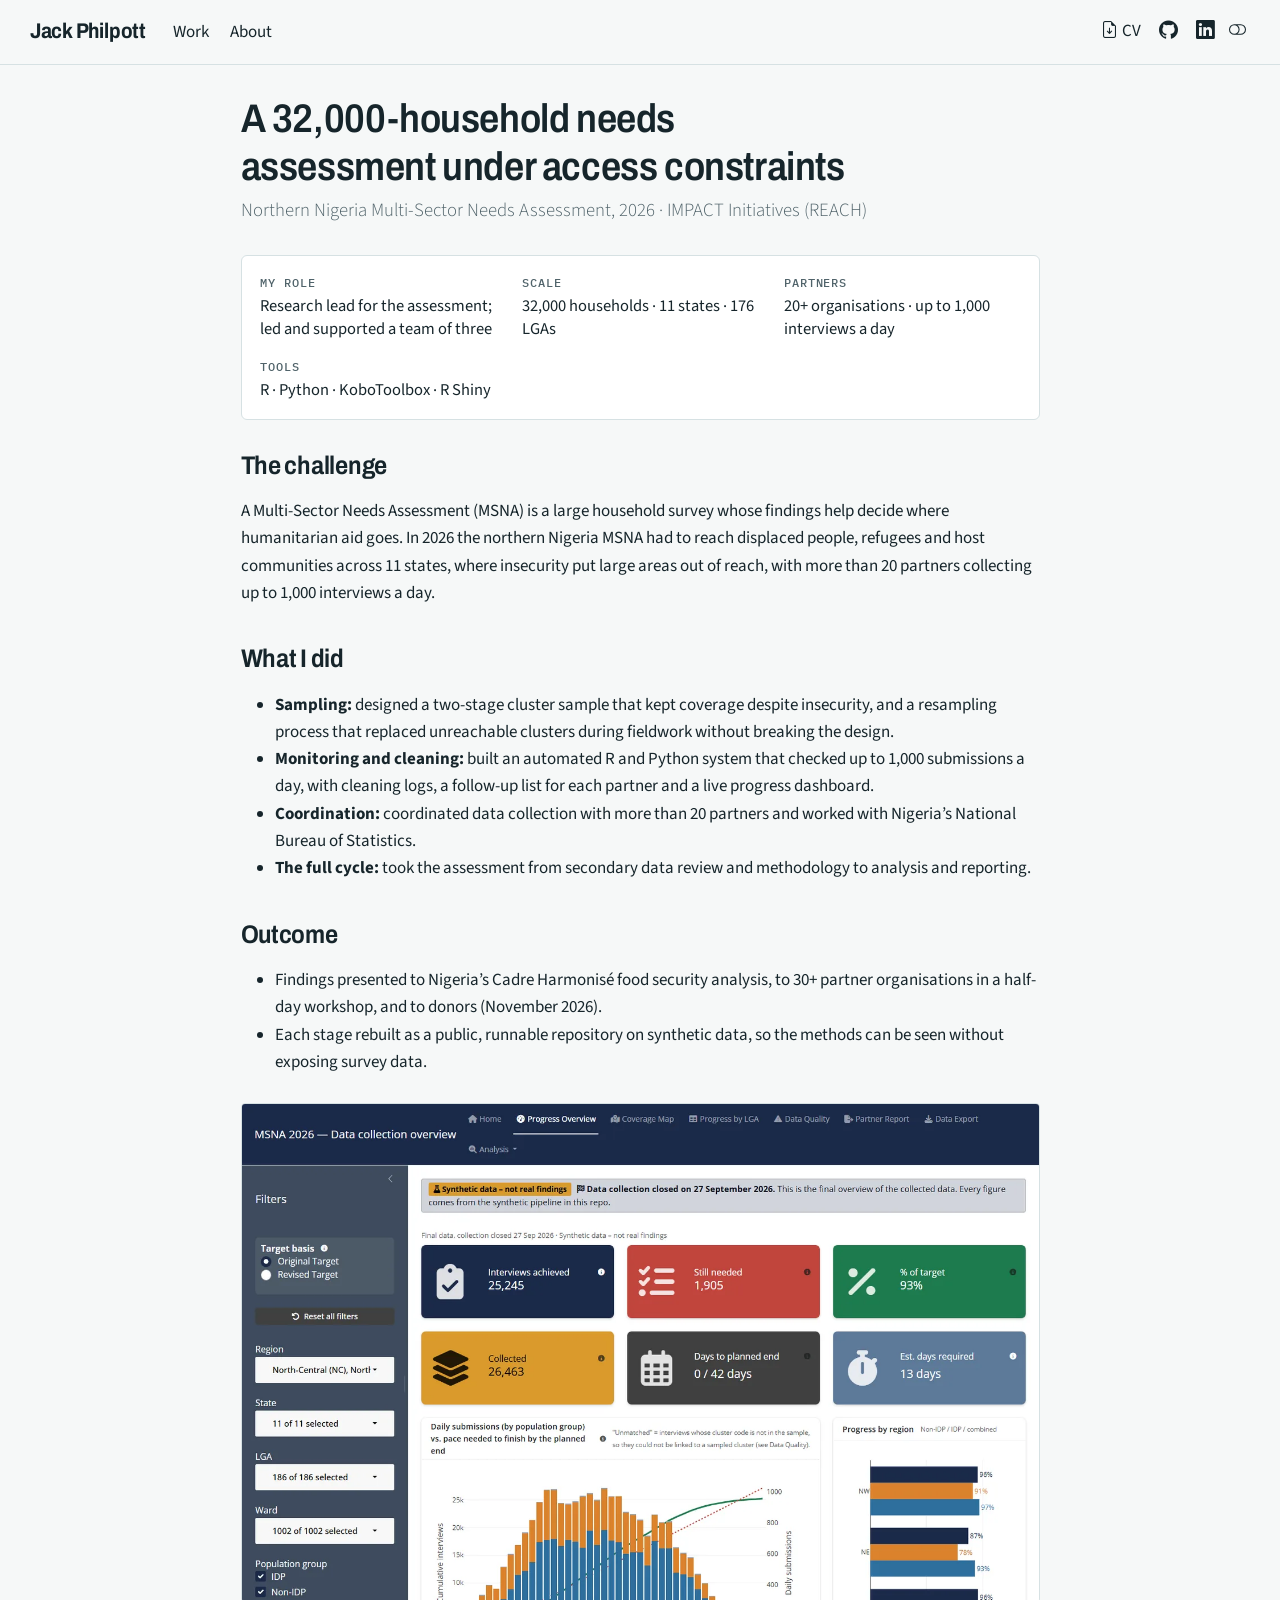
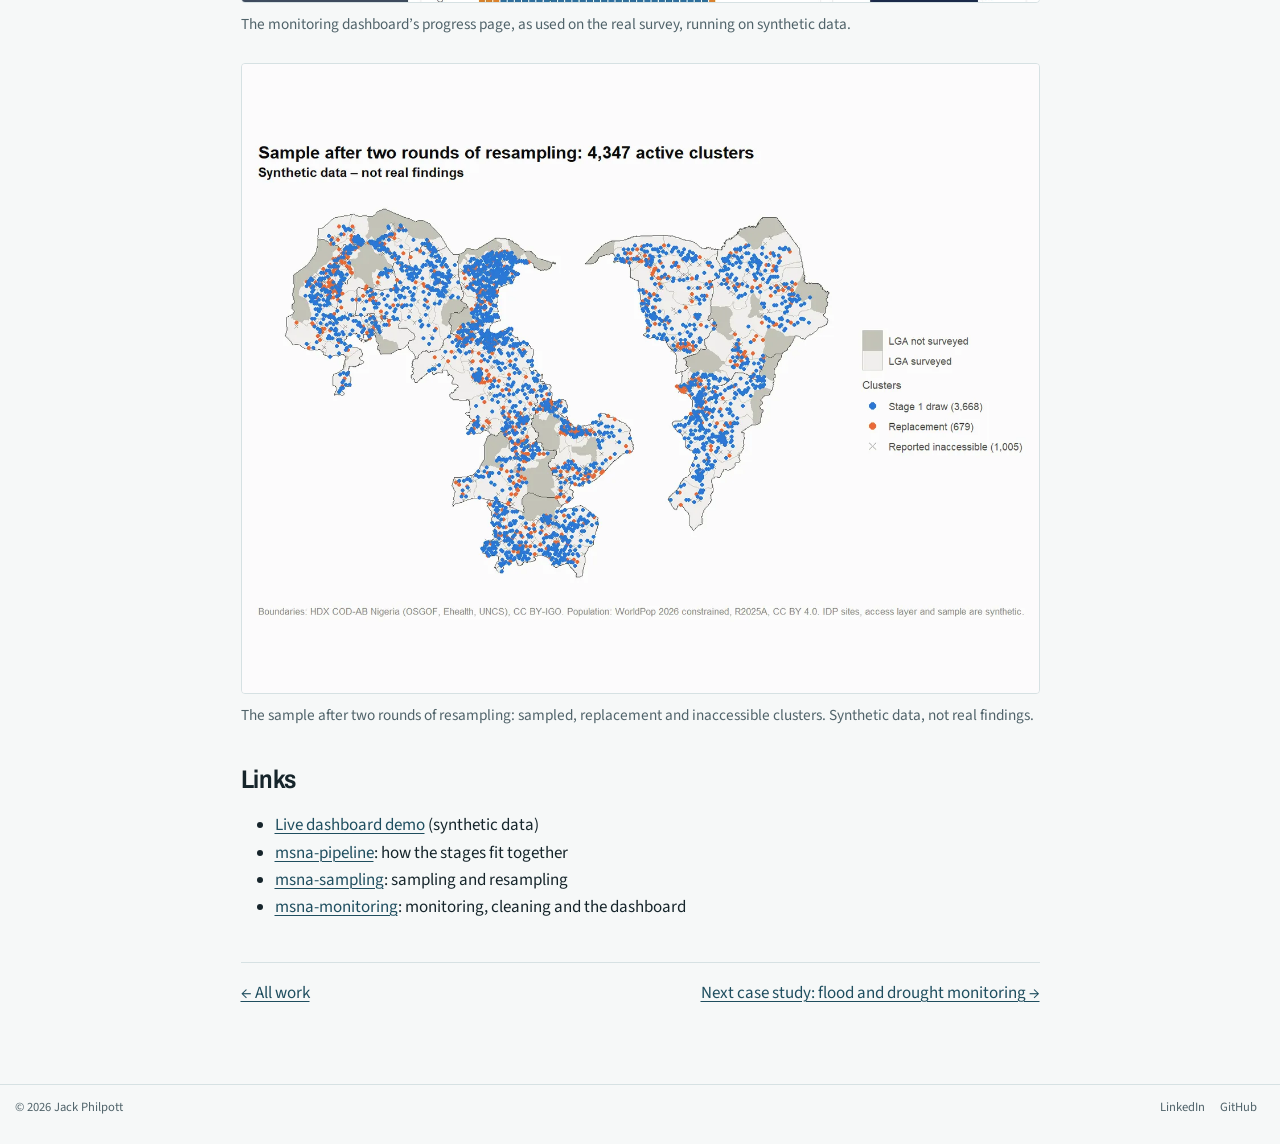
<file: work/nigeria-msna.html>
<!DOCTYPE html>
<html xmlns="http://www.w3.org/1999/xhtml" lang="en-GB" xml:lang="en-GB"><head>

<meta charset="utf-8">
<meta name="generator" content="quarto-1.11.9">

<meta name="viewport" content="width=device-width, initial-scale=1.0, user-scalable=yes">


<title>Nigeria needs assessment – Jack Philpott</title>
<style>
/* Default styles provided by pandoc.
** See https://pandoc.org/MANUAL.html#variables-for-html for config info.
*/
span.smallcaps{font-variant: small-caps;}
div.columns{display: flex; gap: 1.5em;}
div.column{flex: auto;}
@media screen {
div.columns{gap: min(4vw, 1.5em);}
div.column{overflow-x: auto;}
}
div.hanging-indent{margin-left: 1.5em; text-indent: -1.5em;}
ul.task-list{list-style: none;}
ul.task-list li input[type="checkbox"] {
  width: 0.8em;
  margin: 0 0.8em 0.2em -1em; /* quarto-specific, see https://github.com/quarto-dev/quarto-cli/issues/4556 */ 
  vertical-align: middle;
}
</style>


<script src="../site_libs/quarto-nav/quarto-nav.js"></script>
<script src="../site_libs/quarto-nav/headroom.min.js"></script>
<link href="../images/favicon.svg" rel="icon" type="image/svg+xml">
<script src="../site_libs/clipboard/clipboard.min.js"></script>
<script src="../site_libs/quarto-html/quarto.js" type="module"></script>
<script src="../site_libs/quarto-html/tabsets/tabsets.js" type="module"></script>
<script src="../site_libs/quarto-html/scrollable-regions/scrollable-regions.js" type="module"></script>
<script src="../site_libs/quarto-html/popper.min.js"></script>
<script src="../site_libs/quarto-html/tippy.umd.min.js"></script>
<link href="../site_libs/quarto-html/tippy.css" rel="stylesheet">
<link href="../site_libs/quarto-html/quarto-syntax-highlighting-3c9e3de8f8f416c3e3ac7ff25931c884.css" rel="stylesheet" class="quarto-color-scheme" id="quarto-text-highlighting-styles">
<link href="../site_libs/quarto-html/quarto-syntax-highlighting-dark-16db538b2ef1017a91ef9487759d17ba.css" rel="stylesheet" class="quarto-color-scheme quarto-color-alternate" id="quarto-text-highlighting-styles">
<link href="../site_libs/quarto-html/quarto-syntax-highlighting-3c9e3de8f8f416c3e3ac7ff25931c884.css" rel="stylesheet" class="quarto-color-scheme-extra" id="quarto-text-highlighting-styles">
<script src="../site_libs/bootstrap/bootstrap.min.js"></script>
<link href="../site_libs/bootstrap/bootstrap-icons.css" rel="stylesheet">
<link href="../site_libs/bootstrap/bootstrap-ba6120bcd819243f35d0e0dc69406774.min.css" rel="stylesheet" append-hash="true" class="quarto-color-scheme" id="quarto-bootstrap" data-mode="light">
<link href="../site_libs/bootstrap/bootstrap-dark-0bdc03977b38f871abd826adec8ff0ed.min.css" rel="stylesheet" append-hash="true" class="quarto-color-scheme quarto-color-alternate" id="quarto-bootstrap" data-mode="dark">
<link href="../site_libs/bootstrap/bootstrap-ba6120bcd819243f35d0e0dc69406774.min.css" rel="stylesheet" append-hash="true" class="quarto-color-scheme-extra" id="quarto-bootstrap" data-mode="light">
<script id="quarto-search-options" type="application/json">{
  "language": {
    "search-no-results-text": "No results",
    "search-matching-documents-text": "matching documents",
    "search-copy-link-title": "Copy link to search",
    "search-hide-matches-text": "Hide additional matches",
    "search-more-match-text": "more match in this document",
    "search-more-matches-text": "more matches in this document",
    "search-clear-button-title": "Clear",
    "search-text-placeholder": "",
    "search-detached-cancel-button-title": "Cancel",
    "search-submit-button-title": "Submit",
    "search-label": "Search"
  }
}</script>
<style>html{ scroll-behavior: smooth; }</style>


<meta property="og:title" content="Nigeria needs assessment">
<meta property="og:description" content="Northern Nigeria Multi-Sector Needs Assessment, 2026 · IMPACT Initiatives (REACH)">
<meta property="og:image" content="https://jackphilpott.github.io/images/og_card.jpg">
<meta property="og:site_name" content="Jack Philpott">
<meta property="og:image:height" content="627">
<meta property="og:image:width" content="1200">
</head>

<body class="nav-fixed fullcontent quarto-light"><a id="quarto-skip-link" class="visually-hidden-focusable" href="#quarto-document-content">Skip to main content</a><script id="quarto-html-before-body" type="application/javascript">
    const toggleBodyColorMode = (bsSheetEl) => {
      const mode = bsSheetEl.getAttribute("data-mode");
      const bodyEl = window.document.querySelector("body");
      if (mode === "dark") {
        bodyEl.classList.add("quarto-dark");
        bodyEl.classList.remove("quarto-light");
      } else {
        bodyEl.classList.add("quarto-light");
        bodyEl.classList.remove("quarto-dark");
      }
    }
    const toggleBodyColorPrimary = () => {
      const bsSheetEl = window.document.querySelector("link#quarto-bootstrap:not([rel=disabled-stylesheet])");
      if (bsSheetEl) {
        toggleBodyColorMode(bsSheetEl);
      }
    }
    const setColorSchemeToggle = (alternate) => {
      const toggles = window.document.querySelectorAll('.quarto-color-scheme-toggle');
      for (let i=0; i < toggles.length; i++) {
        const toggle = toggles[i];
        if (toggle) {
          toggle.setAttribute("aria-checked", alternate ? "true" : "false");
          if (alternate) {
            toggle.classList.add("alternate");
          } else {
            toggle.classList.remove("alternate");
          }
        }
      }
    };
    const toggleColorMode = (alternate) => {
      // Switch the stylesheets
      const primaryStylesheets = window.document.querySelectorAll('link.quarto-color-scheme:not(.quarto-color-alternate)');
      const alternateStylesheets = window.document.querySelectorAll('link.quarto-color-scheme.quarto-color-alternate');
      manageTransitions('#quarto-margin-sidebar .nav-link', false);
      if (alternate) {
        // note: dark is layered on light, we don't disable primary!
        enableStylesheet(alternateStylesheets);
        for (const sheetNode of alternateStylesheets) {
          if (sheetNode.id === "quarto-bootstrap") {
            toggleBodyColorMode(sheetNode);
          }
        }
      } else {
        disableStylesheet(alternateStylesheets);
        enableStylesheet(primaryStylesheets)
        toggleBodyColorPrimary();
      }
      manageTransitions('#quarto-margin-sidebar .nav-link', true);
      // Switch the toggles
      setColorSchemeToggle(alternate)
    }
    // Hack to workaround the fact that safari doesn't
    // properly recolor the scrollbar when toggling (#1455).
    // Not run on load: stylesheets are set before first paint there, and
    // scrolling would undo the scroll to a URL fragment (#14973).
    // The one pixel nudge keeps the reader where they were.
    const refreshSafariScrollbar = () => {
      if (navigator.userAgent.indexOf('Safari') > 0 && navigator.userAgent.indexOf('Chrome') == -1) {
        manageTransitions("body", false);
        const scrollY = window.scrollY;
        window.scrollTo(0, scrollY > 0 ? scrollY - 1 : 1);
        setTimeout(() => {
          window.scrollTo(0, scrollY);
          manageTransitions("body", true);
        }, 40);
      }
    }
    const disableStylesheet = (stylesheets) => {
      for (let i=0; i < stylesheets.length; i++) {
        const stylesheet = stylesheets[i];
        stylesheet.rel = 'disabled-stylesheet';
      }
    }
    const enableStylesheet = (stylesheets) => {
      for (let i=0; i < stylesheets.length; i++) {
        const stylesheet = stylesheets[i];
        if(stylesheet.rel !== 'stylesheet') { // for Chrome, which will still FOUC without this check
          stylesheet.rel = 'stylesheet';
        }
      }
    }
    const manageTransitions = (selector, allowTransitions) => {
      const els = window.document.querySelectorAll(selector);
      for (let i=0; i < els.length; i++) {
        const el = els[i];
        if (allowTransitions) {
          el.classList.remove('notransition');
        } else {
          el.classList.add('notransition');
        }
      }
    }
    const isFileUrl = () => {
      return window.location.protocol === 'file:';
    }
    const hasAlternateSentinel = () => {
      let styleSentinel = getColorSchemeSentinel();
      if (styleSentinel !== null) {
        return styleSentinel === "alternate";
      } else {
        return false;
      }
    }
    const setStyleSentinel = (alternate) => {
      const value = alternate ? "alternate" : "default";
      if (!isFileUrl()) {
        window.localStorage.setItem("quarto-color-scheme", value);
      } else {
        localAlternateSentinel = value;
      }
    }
    const getColorSchemeSentinel = () => {
      if (!isFileUrl()) {
        const storageValue = window.localStorage.getItem("quarto-color-scheme");
        return storageValue != null ? storageValue : localAlternateSentinel;
      } else {
        return localAlternateSentinel;
      }
    }
    const toggleGiscusIfUsed = (isAlternate, darkModeDefault) => {
      const baseTheme = document.querySelector('#giscus-base-theme')?.value ?? 'light';
      const alternateTheme = document.querySelector('#giscus-alt-theme')?.value ?? 'dark';
      let newTheme = '';
      if(authorPrefersDark) {
        newTheme = isAlternate ? baseTheme : alternateTheme;
      } else {
        newTheme = isAlternate ? alternateTheme : baseTheme;
      }
      const changeGiscusTheme = () => {
        // From: https://github.com/giscus/giscus/issues/336
        const sendMessage = (message) => {
          const iframe = document.querySelector('iframe.giscus-frame');
          if (!iframe) return;
          iframe.contentWindow.postMessage({ giscus: message }, 'https://giscus.app');
        }
        sendMessage({
          setConfig: {
            theme: newTheme
          }
        });
      }
      const isGiscussLoaded = window.document.querySelector('iframe.giscus-frame') !== null;
      if (isGiscussLoaded) {
        changeGiscusTheme();
      }
    };
    const authorPrefersDark = false;
    const queryPrefersDark = window.matchMedia('(prefers-color-scheme: dark)');
    const darkModeDefault = queryPrefersDark.matches;
      document.querySelector('link#quarto-text-highlighting-styles.quarto-color-scheme-extra').rel = 'disabled-stylesheet';
      document.querySelector('link#quarto-bootstrap.quarto-color-scheme-extra').rel = 'disabled-stylesheet';
    let localAlternateSentinel = darkModeDefault ? 'alternate' : 'default';
    // Dark / light mode switch
    window.quartoToggleColorScheme = () => {
      // Read the current dark / light value
      let toAlternate = !hasAlternateSentinel();
      toggleColorMode(toAlternate);
      refreshSafariScrollbar();
      setStyleSentinel(toAlternate);
      toggleGiscusIfUsed(toAlternate, darkModeDefault);
      window.dispatchEvent(new Event('resize'));
    };
    queryPrefersDark.addEventListener("change", e => {
      if(window.localStorage.getItem("quarto-color-scheme") !== null)
        return;
      const alternate = e.matches
      toggleColorMode(alternate);
      refreshSafariScrollbar();
      localAlternateSentinel = e.matches ? 'alternate' : 'default'; // this is used alongside local storage!
      toggleGiscusIfUsed(alternate, darkModeDefault);
    });
    // Switch to dark mode if need be
    if (hasAlternateSentinel()) {
      toggleColorMode(true);
    } else {
      toggleColorMode(false);
    }
  </script>

<div id="quarto-search-results"></div>
  <header id="quarto-header" class="headroom fixed-top">
    <nav class="navbar navbar-expand-lg " data-bs-theme="dark" aria-label="Site">
      <div class="navbar-container container-fluid">
      <div class="navbar-brand-container mx-auto">
    <a class="navbar-brand" href="../index.html">
    <span class="navbar-title">Jack Philpott</span>
    </a>
  </div>
          <button class="navbar-toggler" type="button" data-bs-toggle="collapse" data-bs-target="#navbarCollapse" aria-controls="navbarCollapse" aria-expanded="false" aria-label="Toggle navigation" onclick="if (window.quartoToggleHeadroom) { window.quartoToggleHeadroom(); }">
  <span class="navbar-toggler-icon"></span>
</button>
          <div class="collapse navbar-collapse" id="navbarCollapse">
            <ul class="navbar-nav navbar-nav-scroll me-auto">
  <li class="nav-item">
    <a class="nav-link" href="../work/index.html"> 
<span class="menu-text">Work</span></a>
  </li>  
  <li class="nav-item">
    <a class="nav-link" href="../about.html"> 
<span class="menu-text">About</span></a>
  </li>  
</ul>
            <ul class="navbar-nav navbar-nav-scroll ms-auto">
  <li class="nav-item">
    <a class="nav-link" href="../files/CV_JackPhilpott.pdf"> <i class="bi bi-file-earmark-arrow-down" role="img">
</i> 
<span class="menu-text">CV</span></a>
  </li>  
  <li class="nav-item compact">
    <a class="nav-link" href="https://github.com/JackPhilpott"> <i class="bi bi-github" role="img" aria-label="GitHub">
</i> 
<span class="menu-text"></span></a>
  </li>  
  <li class="nav-item compact">
    <a class="nav-link" href="https://www.linkedin.com/in/jackphilpottgis/"> <i class="bi bi-linkedin" role="img" aria-label="LinkedIn">
</i> 
<span class="menu-text"></span></a>
  </li>  
</ul>
          </div> <!-- /navcollapse -->
            <div class="quarto-navbar-tools">
  <button type="button" role="switch" aria-checked="false" class="quarto-color-scheme-toggle quarto-navigation-tool  px-1" onclick="window.quartoToggleColorScheme(); return false;" title="Toggle dark mode" aria-label="Toggle dark mode"><i class="bi"></i></button>
</div>
      </div> <!-- /container-fluid -->
    </nav>
</header>
<!-- content -->
<div id="quarto-content" class="quarto-container page-columns page-rows-contents page-layout-article page-navbar">
<!-- sidebar -->
<!-- margin-sidebar -->
    
<!-- main -->
<main class="content" id="quarto-document-content" tabindex="-1">


<header id="title-block-header" class="quarto-title-block default">
<div class="quarto-title">
<h1 class="title">A 32,000-household needs assessment under access constraints</h1>
<p class="subtitle lead">Northern Nigeria Multi-Sector Needs Assessment, 2026 · IMPACT Initiatives (REACH)</p>
</div>



<div class="quarto-title-meta">

    
  
    
  </div>
  


</header>


<dl class="dataplate">
  <div><dt>My role</dt><dd>Research lead for the assessment; led and supported a team of three</dd></div>
  <div><dt>Scale</dt><dd>32,000 households · 11 states · 176 LGAs</dd></div>
  <div><dt>Partners</dt><dd>20+ organisations · up to 1,000 interviews a day</dd></div>
  <div><dt>Tools</dt><dd>R · Python · KoboToolbox · R Shiny</dd></div>
</dl>
<section id="the-challenge" class="level2">
<h2 data-anchor-id="the-challenge">The challenge</h2>
<p>A Multi-Sector Needs Assessment (MSNA) is a large household survey whose findings help decide where humanitarian aid goes. In 2026 the northern Nigeria MSNA had to reach displaced people, refugees and host communities across 11 states, where insecurity put large areas out of reach, with more than 20 partners collecting up to 1,000 interviews a day.</p>
</section>
<section id="what-i-did" class="level2">
<h2 data-anchor-id="what-i-did">What I did</h2>
<ul>
<li><strong>Sampling:</strong> designed a two-stage cluster sample that kept coverage despite insecurity, and a resampling process that replaced unreachable clusters during fieldwork without breaking the design.</li>
<li><strong>Monitoring and cleaning:</strong> built an automated R and Python system that checked up to 1,000 submissions a day, with cleaning logs, a follow-up list for each partner and a live progress dashboard.</li>
<li><strong>Coordination:</strong> coordinated data collection with more than 20 partners and worked with Nigeria’s National Bureau of Statistics.</li>
<li><strong>The full cycle:</strong> took the assessment from secondary data review and methodology to analysis and reporting.</li>
</ul>
</section>
<section id="outcome" class="level2">
<h2 data-anchor-id="outcome">Outcome</h2>
<ul>
<li>Findings presented to Nigeria’s Cadre Harmonisé food security analysis, to 30+ partner organisations in a half-day workshop, and to donors (November 2026).</li>
<li>Each stage rebuilt as a public, runnable repository on synthetic data, so the methods can be seen without exposing survey data.</li>
</ul>
<div class="quarto-figure quarto-figure-center">
<figure class="figure">
<p><img src="../images/dashboard_progress.webp" class="img-fluid figure-img" loading="lazy" alt="Dashboard page with progress totals, a daily submissions chart and progress by region and partner. Synthetic data."></p>
<figcaption>The monitoring dashboard’s progress page, as used on the real survey, running on synthetic data.</figcaption>
</figure>
</div>
<div class="light-content">
<div class="quarto-figure quarto-figure-center">
<figure class="figure">
<p><img src="../images/map_sample_light.webp" class="img-fluid figure-img" loading="lazy" alt="Map of the 11 states with sampled, replacement and inaccessible clusters. Synthetic data."></p>
<figcaption>The sample after two rounds of resampling: sampled, replacement and inaccessible clusters. Synthetic data, not real findings.</figcaption>
</figure>
</div>
</div>
<div class="dark-content">
<div class="quarto-figure quarto-figure-center">
<figure class="figure">
<p><img src="../images/map_sample_dark.webp" class="img-fluid figure-img" loading="lazy" alt="Map of the 11 states with sampled, replacement and inaccessible clusters. Synthetic data."></p>
<figcaption>The sample after two rounds of resampling: sampled, replacement and inaccessible clusters. Synthetic data, not real findings.</figcaption>
</figure>
</div>
</div>
</section>
<section id="links" class="level2">
<h2 data-anchor-id="links">Links</h2>
<ul>
<li><a href="https://jackphilpott.shinyapps.io/msna-monitoring/">Live dashboard demo</a> (synthetic data)</li>
<li><a href="https://github.com/JackPhilpott/msna-pipeline">msna-pipeline</a>: how the stages fit together</li>
<li><a href="https://github.com/JackPhilpott/msna-sampling">msna-sampling</a>: sampling and resampling</li>
<li><a href="https://github.com/JackPhilpott/msna-monitoring">msna-monitoring</a>: monitoring, cleaning and the dashboard</li>
</ul>
<div class="next-link">
  <a href="index.html">← All work</a>
  <a href="south-sudan-climate.html">Next case study: flood and drought monitoring →</a>
</div>


</section>

</main> <!-- /main -->
<script id="quarto-html-after-body" type="application/javascript">
  window.document.addEventListener("DOMContentLoaded", function (event) {
    // Ensure there is a toggle, if there isn't float one in the top right
    if (window.document.querySelector('.quarto-color-scheme-toggle') === null) {
      const toggle = window.document.createElement('button');
      toggle.type = "button";
      toggle.setAttribute("role", "switch");
      toggle.setAttribute("aria-checked", "false");
      toggle.classList.add('top-right');
      toggle.classList.add('quarto-color-scheme-toggle');
      toggle.setAttribute("aria-label", "Toggle dark mode");
      toggle.onclick = function() { try { window.quartoToggleColorScheme(); } catch {} return false; };
      const i = window.document.createElement("i");
      i.classList.add('bi');
      toggle.appendChild(i);
      // Put the toggle in a landmark of its own, so that landmark navigation
      // can reach it.
      //
      // The container is always a fresh direct child of body, and the toggle is
      // never moved into page furniture that the theme or the author controls.
      // The toggle is positioned against the page, so any ancestor that
      // establishes a containing block captures it: a positioned element or a
      // grid for position: absolute, and transform, filter, will-change or
      // contain for position: fixed. A direct child of body has none of these
      // to inherit, and the shift when one appears is silent and visual.
      //
      // ARIA says a document should have at most one banner, and axe reports a
      // duplicate whether or not the banners carry distinct labels. So use a
      // header when the page has no banner yet, and a named region otherwise.
      //
      // A header is a banner wherever it sits, unless it is inside sectioning
      // content, so this cannot just look at the children of body: a custom
      // page layout wraps the title block header in a plain div. An explicit
      // role="banner" always counts.
      const sectioning = 'article, aside, main, nav, section, [role="article"], [role="complementary"], [role="main"], [role="navigation"], [role="region"]';
      const hasBanner = Array.from(
        window.document.querySelectorAll('header:not([role]), [role="banner"]')
      ).some(function(el) {
        return el.hasAttribute("role") || el.closest(sectioning) === null;
      });
      const container = window.document.createElement(hasBanner ? "div" : "header");
      if (hasBanner) {
        container.setAttribute("role", "region");
        container.setAttribute("aria-label", "Toggle dark mode");
      }
      container.classList.add('quarto-color-scheme-toggle-container');
      container.appendChild(toggle);
      window.document.body.appendChild(container);
    }
    setColorSchemeToggle(hasAlternateSentinel())
    const isCodeAnnotation = (el) => {
      for (const clz of el.classList) {
        if (clz.startsWith('code-annotation-')) {                     
          return true;
        }
      }
      return false;
    }
    const onCopySuccess = function(e) {
      // button target
      const button = e.trigger;
      // don't keep focus
      button.blur();
      // flash "checked"
      button.classList.add('code-copy-button-checked');
      var currentTitle = button.getAttribute("title");
      button.setAttribute("title", "Copied!");
      let tooltip;
      if (window.bootstrap) {
        button.setAttribute("data-bs-toggle", "tooltip");
        button.setAttribute("data-bs-placement", "left");
        button.setAttribute("data-bs-title", "Copied!");
        tooltip = new bootstrap.Tooltip(button, 
          { trigger: "manual", 
            customClass: "code-copy-button-tooltip",
            offset: [0, -8]});
        tooltip.show();    
      }
      setTimeout(function() {
        if (tooltip) {
          tooltip.hide();
          button.removeAttribute("data-bs-title");
          button.removeAttribute("data-bs-toggle");
          button.removeAttribute("data-bs-placement");
        }
        button.setAttribute("title", currentTitle);
        button.classList.remove('code-copy-button-checked');
      }, 1000);
      // clear code selection
      e.clearSelection();
    }
    const getTextToCopy = function(trigger) {
      const outerScaffold = trigger.parentElement.cloneNode(true);
      const codeEl = outerScaffold.querySelector('code');
      for (const childEl of codeEl.children) {
        if (isCodeAnnotation(childEl)) {
          childEl.remove();
        }
      }
      return codeEl.innerText;
    }
    const clipboard = new window.ClipboardJS('.code-copy-button:not([data-in-quarto-modal])', {
      text: getTextToCopy
    });
    clipboard.on('success', onCopySuccess);
    if (window.document.getElementById('quarto-embedded-source-code-modal')) {
      const clipboardModal = new window.ClipboardJS('.code-copy-button[data-in-quarto-modal]', {
        text: getTextToCopy,
        container: window.document.getElementById('quarto-embedded-source-code-modal')
      });
      clipboardModal.on('success', onCopySuccess);
    }
      var localhostRegex = new RegExp(/^(?:http|https):\/\/localhost\:?[0-9]*\//);
      var mailtoRegex = new RegExp(/^mailto:/);
        var filterRegex = new RegExp("https:\/\/jackphilpott\.github\.io");
      const newWindowLabel = "(opens in a new tab)";
      const newWindowNoteId = "quarto-ext-newwindow-label";
      // Links reference one hidden label through aria-describedby, so the
      // announcement never changes their accessible name.
      var describeNewWindow = (link) => {
        if (!window.document.getElementById(newWindowNoteId)) {
          var newWindowNote = window.document.createElement("span");
          newWindowNote.id = newWindowNoteId;
          newWindowNote.hidden = true;
          newWindowNote.textContent = newWindowLabel;
          window.document.body.appendChild(newWindowNote);
        }
        var describedBy = (link.getAttribute("aria-describedby") || "").split(/\s+/).filter(Boolean);
        if (!describedBy.includes(newWindowNoteId)) {
          describedBy.push(newWindowNoteId);
          link.setAttribute("aria-describedby", describedBy.join(" "));
        }
      }
      var isInternal = (href) => {
          return filterRegex.test(href) || localhostRegex.test(href) || mailtoRegex.test(href);
      }
      // Inspect non-navigation links and adorn them if external
      window.quartoDecorateExternalLinks = function (root) {
     var links = (root || window.document).querySelectorAll('a[href]:not(.nav-link):not(.navbar-brand):not(.toc-action):not(.sidebar-link):not(.sidebar-item-toggle):not(.pagination-link):not(.no-external):not([aria-hidden]):not(.dropdown-item):not(.quarto-navigation-tool):not(.about-link)');
      for (var i=0; i<links.length; i++) {
        const link = links[i];
        if (!isInternal(link.href)) {
          // undo the damage that might have been done by quarto-nav.js in the case of
          // links that we want to consider external
          if (link.dataset.originalHref !== undefined) {
            link.href = link.dataset.originalHref;
          }
            // target, if specified
            link.setAttribute("target", "_blank");
            if (link.getAttribute("rel") === null) {
              link.setAttribute("rel", "noopener");
            }
            describeNewWindow(link);
          if (!link.classList.contains('no-external-icon')) {
          }
        }
      }
      };
      window.quartoDecorateExternalLinks(window.document);
    // Esc closes the popup (WCAG 1.4.13) and focus leaving both trigger and
    // popup closes it (WCAG 2.4.11); tippy handles neither for interactive popups.
    const hideOnEscAndFocusOut = {
      name: 'hideOnEscAndFocusOut',
      defaultValue: true,
      fn(instance) {
        const dismiss = () => {
          // A show scheduled by the trigger delay would otherwise reopen it
          instance.clearDelayTimeouts();
          instance.hide();
        };
        const onKeyDown = (event) => {
          if (event.key !== 'Escape') {
            return;
          }
          // Keep Esc from also reaching page handlers (e.g. reveal.js overview),
          // except an open reveal.js slide menu, which Esc should close too.
          // The menu handles keys only when its keyboard option is on.
          const menuHandlesEsc = window.Reveal?.getPlugin?.('menu')?.isOpen() &&
            window.Reveal.getConfig().menu?.keyboard !== false;
          if (!menuHandlesEsc) {
            event.stopPropagation();
          }
          if (instance.popper.contains(window.document.activeElement)) {
            // Disabled while refocusing so the focus trigger does not reopen it
            instance.disable();
            instance.reference.focus();
            instance.enable();
          }
          dismiss();
        };
        const onFocusOut = (event) => {
          const target = event.relatedTarget;
          if (target && !instance.reference.contains(target) &&
              !instance.popper.contains(target)) {
            dismiss();
          }
        };
        // On the trigger too: a click trigger (code-annotations: select) has no
        // blur handling. Attached for the instance's lifetime so leaving the
        // trigger also cancels a show still pending on the trigger delay.
        instance.reference.addEventListener('focusout', onFocusOut);
        return {
          onShow() {
            window.document.addEventListener('keydown', onKeyDown, true);
            instance.popper.addEventListener('focusout', onFocusOut);
          },
          onHide() {
            window.document.removeEventListener('keydown', onKeyDown, true);
            instance.popper.removeEventListener('focusout', onFocusOut);
          },
          onDestroy() {
            instance.reference.removeEventListener('focusout', onFocusOut);
          },
        };
      },
    };
    function tippyHover(el, contentFn, onTriggerFn, onUntriggerFn) {
      const config = {
        allowHTML: true,
        maxWidth: 500,
        delay: 100,
        arrow: false,
        appendTo: function(el) {
            return el.parentElement;
        },
        interactive: true,
        interactiveBorder: 10,
        theme: 'quarto',
        placement: 'bottom-start',
        plugins: [hideOnEscAndFocusOut],
      };
      if (contentFn) {
        config.content = contentFn;
      }
      if (onTriggerFn) {
        config.onTrigger = onTriggerFn;
      }
      if (onUntriggerFn) {
        config.onUntrigger = onUntriggerFn;
      }
      window.tippy(el, config); 
    }
    const noterefs = window.document.querySelectorAll('a[role="doc-noteref"]');
    for (var i=0; i<noterefs.length; i++) {
      const ref = noterefs[i];
      tippyHover(ref, function() {
        // use id or data attribute instead here
        let href = ref.getAttribute('data-footnote-href') || ref.getAttribute('href');
        try { href = new URL(href).hash; } catch {}
        const id = href.replace(/^#\/?/, "");
        const note = window.document.getElementById(id);
        if (note) {
          return note.innerHTML;
        } else {
          return "";
        }
      });
    }
    const xrefs = window.document.querySelectorAll('a.quarto-xref');
    const processXRef = (id, note) => {
      // Strip column container classes
      const stripColumnClz = (el) => {
        el.classList.remove("page-full", "page-columns");
        if (el.children) {
          for (const child of el.children) {
            stripColumnClz(child);
          }
        }
      }
      stripColumnClz(note)
      if (id === null || id.startsWith('sec-')) {
        // Special case sections, only their first couple elements
        const container = document.createElement("div");
        if (note.children && note.children.length > 2) {
          container.appendChild(note.children[0].cloneNode(true));
          for (let i = 1; i < note.children.length; i++) {
            const child = note.children[i];
            if (child.tagName === "P" && child.innerText === "") {
              continue;
            } else {
              container.appendChild(child.cloneNode(true));
              break;
            }
          }
          if (window.Quarto?.typesetMath) {
            window.Quarto.typesetMath(container);
          }
          return container.innerHTML
        } else {
          if (window.Quarto?.typesetMath) {
            window.Quarto.typesetMath(note);
          }
          return note.innerHTML;
        }
      } else {
        // Remove any anchor links if they are present
        const anchorLink = note.querySelector('a.anchorjs-link');
        if (anchorLink) {
          anchorLink.remove();
        }
        if (window.Quarto?.typesetMath) {
          window.Quarto.typesetMath(note);
        }
        if (note.classList.contains("callout")) {
          return note.outerHTML;
        } else {
          return note.innerHTML;
        }
      }
    }
    for (var i=0; i<xrefs.length; i++) {
      const xref = xrefs[i];
      tippyHover(xref, undefined, function(instance) {
        instance.disable();
        let url = xref.getAttribute('href');
        let hash = undefined; 
        if (url.startsWith('#')) {
          hash = url;
        } else {
          try { hash = new URL(url).hash; } catch {}
        }
        if (hash) {
          const id = hash.replace(/^#\/?/, "");
          const note = window.document.getElementById(id);
          if (note !== null) {
            try {
              const html = processXRef(id, note.cloneNode(true));
              instance.setContent(html);
            } finally {
              instance.enable();
              instance.show();
            }
          } else {
            // See if we can fetch this
            fetch(url.split('#')[0])
            .then(res => res.text())
            .then(html => {
              const parser = new DOMParser();
              const htmlDoc = parser.parseFromString(html, "text/html");
              const note = htmlDoc.getElementById(id);
              if (note !== null) {
                const html = processXRef(id, note);
                instance.setContent(html);
              } 
            }).finally(() => {
              instance.enable();
              instance.show();
            });
          }
        } else {
          // See if we can fetch a full url (with no hash to target)
          // This is a special case and we should probably do some content thinning / targeting
          fetch(url)
          .then(res => res.text())
          .then(html => {
            const parser = new DOMParser();
            const htmlDoc = parser.parseFromString(html, "text/html");
            const note = htmlDoc.querySelector('main.content');
            if (note !== null) {
              // This should only happen for chapter cross references
              // (since there is no id in the URL)
              // remove the first header
              if (note.children.length > 0 && note.children[0].tagName === "HEADER") {
                note.children[0].remove();
              }
              const html = processXRef(null, note);
              instance.setContent(html);
            } 
          }).finally(() => {
            instance.enable();
            instance.show();
          });
        }
      }, function(instance) {
      });
    }
        let selectedAnnoteEl;
        const selectorForAnnotation = ( cell, annotation) => {
          let cellAttr = 'data-code-cell="' + cell + '"';
          let lineAttr = 'data-code-annotation="' +  annotation + '"';
          const selector = 'span[' + cellAttr + '][' + lineAttr + ']';
          return selector;
        }
        const selectCodeLines = (annoteEl) => {
          const doc = window.document;
          const targetCell = annoteEl.getAttribute("data-target-cell");
          const targetAnnotation = annoteEl.getAttribute("data-target-annotation");
          const annoteSpan = window.document.querySelector(selectorForAnnotation(targetCell, targetAnnotation));
          const lines = annoteSpan.getAttribute("data-code-lines").split(",");
          const lineIds = lines.map((line) => {
            return targetCell + "-" + line;
          })
          // Each band is positioned against its own containing block, which is
          // not the offsetParent of the lines, so place it from client rects.
          const placeBand = (band, firstEl, lastEl, codeBlock) => {
            const container = band.offsetParent;
            if (container === null) {
              return;
            }
            const containerRect = container.getBoundingClientRect();
            // Reveal.js scales slides with a transform, so convert client
            // pixels back to the CSS pixels of the container.
            const scale = containerRect.height / container.offsetHeight || 1;
            const firstRect = firstEl.getBoundingClientRect();
            const lastRect = lastEl.getBoundingClientRect();
            const top = (firstRect.top - containerRect.top) / scale - container.clientTop + container.scrollTop;
            const height = (lastRect.bottom - firstRect.top) / scale;
            band.style.top = top - 2 + "px";
            band.style.height = height + 4 + "px";
            if (codeBlock) {
              // Without the copy button wrapper, the containing block is wider
              // than the code block, so span the code block explicitly.
              const blockRect = codeBlock.getBoundingClientRect();
              band.style.left = (blockRect.left - containerRect.left) / scale - container.clientLeft + container.scrollLeft + "px";
              band.style.width = blockRect.width / scale + "px";
            }
          };
          if (lineIds.length > 0) {
            const el = window.document.getElementById(lineIds[0]);
            const lastEl = window.document.getElementById(lineIds[lineIds.length - 1]);
            const parent = el.parentElement.parentElement;
            // cook up a div (if necessary) and position it
            let div = window.document.getElementById("code-annotation-line-highlight");
            if (div === null) {
              div = window.document.createElement("div");
              div.setAttribute("id", "code-annotation-line-highlight");
              div.style.position = 'absolute';
              parent.appendChild(div);
            }
            placeBand(div, el, lastEl, parent.closest("div.sourceCode") || parent);
            let gutterDiv = window.document.getElementById("code-annotation-line-highlight-gutter");
            if (gutterDiv === null) {
              gutterDiv = window.document.createElement("div");
              gutterDiv.setAttribute("id", "code-annotation-line-highlight-gutter");
              gutterDiv.style.position = 'absolute';
              const codeCell = window.document.getElementById(targetCell);
              const gutter = codeCell.querySelector('.code-annotation-gutter');
              gutter.appendChild(gutterDiv);
            }
            placeBand(gutterDiv, el, lastEl);
            selectedAnnoteEl = annoteEl;
          }
        };
        const unselectCodeLines = () => {
          const elementsIds = ["code-annotation-line-highlight", "code-annotation-line-highlight-gutter"];
          elementsIds.forEach((elId) => {
            const div = window.document.getElementById(elId);
            if (div) {
              div.remove();
            }
          });
          selectedAnnoteEl = undefined;
        };
          // Handle positioning of the toggle
      window.addEventListener(
        "resize",
        throttle(() => {
          elRect = undefined;
          if (selectedAnnoteEl) {
            selectCodeLines(selectedAnnoteEl);
          }
        }, 10)
      );
      function throttle(fn, ms) {
      let throttle = false;
      let timer;
        return (...args) => {
          if(!throttle) { // first call gets through
              fn.apply(this, args);
              throttle = true;
          } else { // all the others get throttled
              if(timer) clearTimeout(timer); // cancel #2
              timer = setTimeout(() => {
                fn.apply(this, args);
                timer = throttle = false;
              }, ms);
          }
        };
      }
        // Attach click handler to the DT
        const annoteDls = window.document.querySelectorAll('dt[data-target-cell]');
        for (const annoteDlNode of annoteDls) {
          annoteDlNode.addEventListener('click', (event) => {
            const clickedEl = event.target;
            if (clickedEl !== selectedAnnoteEl) {
              unselectCodeLines();
              const activeEl = window.document.querySelector('dt[data-target-cell].code-annotation-active');
              if (activeEl) {
                activeEl.classList.remove('code-annotation-active');
              }
              selectCodeLines(clickedEl);
              clickedEl.classList.add('code-annotation-active');
            } else {
              // Unselect the line
              unselectCodeLines();
              clickedEl.classList.remove('code-annotation-active');
            }
          });
        }
    const findCites = (el) => {
      const parentEl = el.parentElement;
      if (parentEl) {
        const cites = parentEl.dataset.cites;
        if (cites) {
          return {
            el,
            cites: cites.split(' ')
          };
        } else {
          return findCites(el.parentElement)
        }
      } else {
        return undefined;
      }
    };
    var bibliorefs = window.document.querySelectorAll('a[role="doc-biblioref"]');
    for (var i=0; i<bibliorefs.length; i++) {
      const ref = bibliorefs[i];
      const citeInfo = findCites(ref);
      if (citeInfo) {
        tippyHover(citeInfo.el, function() {
          var popup = window.document.createElement('div');
          citeInfo.cites.forEach(function(cite) {
            var citeDiv = window.document.createElement('div');
            citeDiv.classList.add('hanging-indent');
            citeDiv.classList.add('csl-entry');
            var biblioDiv = window.document.getElementById('ref-' + cite);
            if (biblioDiv) {
              citeDiv.innerHTML = biblioDiv.innerHTML;
            }
            popup.appendChild(citeDiv);
          });
          return popup.innerHTML;
        });
      }
    }
  });
  </script>
  <script type="application/javascript">
  window.quartoScrollableRegionsLabels = {"code":"Scrollable code","output":"Scrollable output"};
  </script>
</div> <!-- /content -->
<footer class="footer">
  <div class="nav-footer">
    <div class="nav-footer-left">
<p>© 2026 Jack Philpott</p>
</div>   
    <div class="nav-footer-center">
      &nbsp;
    </div>
    <div class="nav-footer-right">
      <ul class="footer-items list-unstyled">
    <li class="nav-item">
    <a class="nav-link" href="https://www.linkedin.com/in/jackphilpottgis/">
<p>LinkedIn</p>
</a>
  </li>  
    <li class="nav-item">
    <a class="nav-link" href="https://github.com/JackPhilpott">
<p>GitHub</p>
</a>
  </li>  
</ul>
    </div>
  </div>
</footer>




<script src="../site_libs/quarto-html/zenscroll-min.js"></script>
</body></html>
</file>
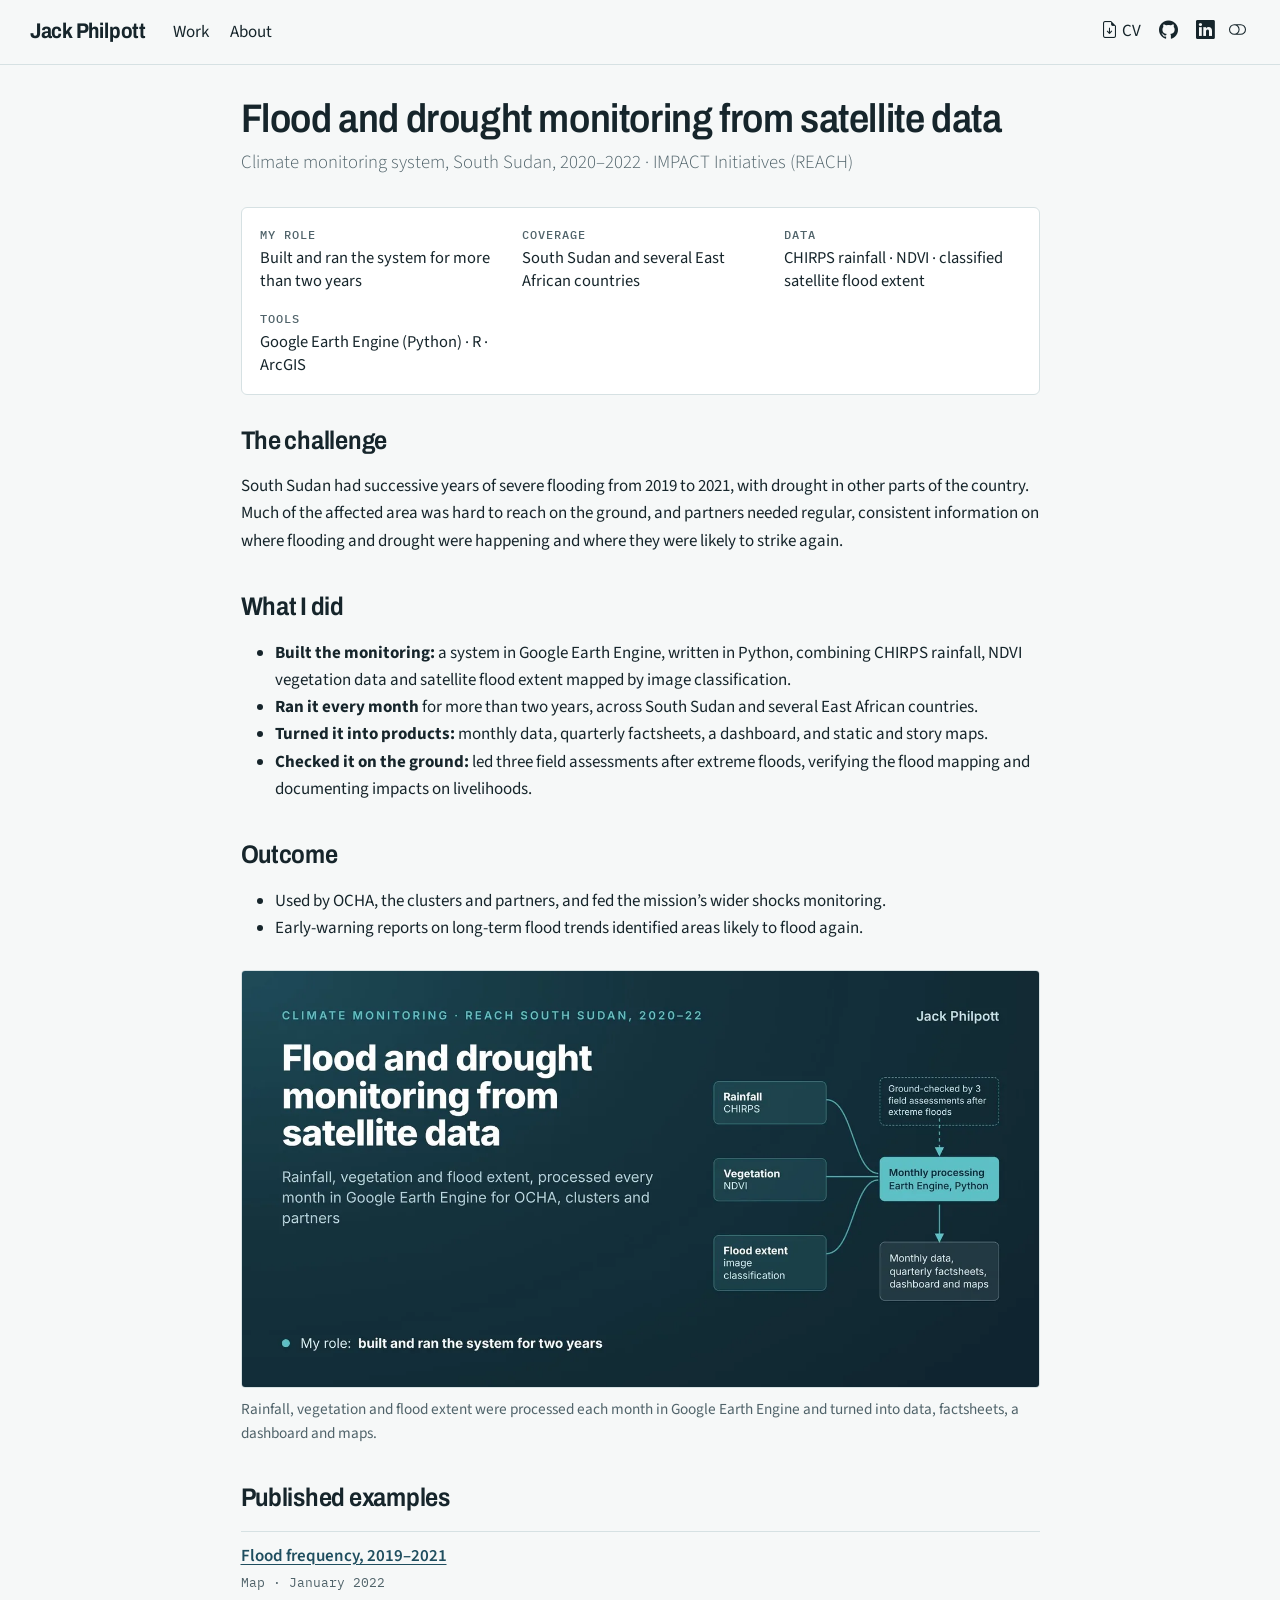
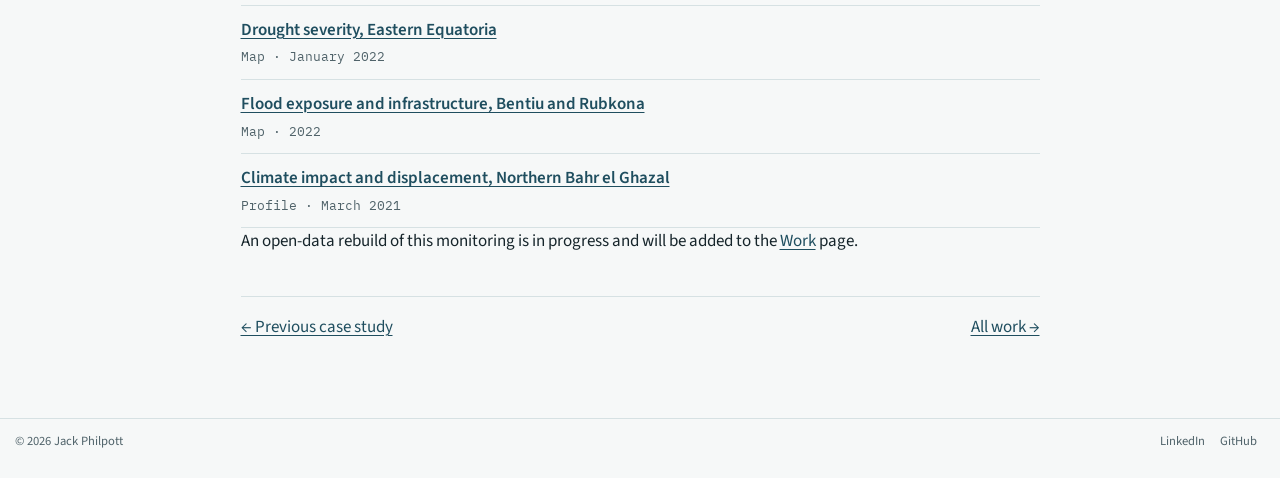
<file: work/south-sudan-climate.html>
<!DOCTYPE html>
<html xmlns="http://www.w3.org/1999/xhtml" lang="en-GB" xml:lang="en-GB"><head>

<meta charset="utf-8">
<meta name="generator" content="quarto-1.11.9">

<meta name="viewport" content="width=device-width, initial-scale=1.0, user-scalable=yes">


<title>South Sudan flood and drought monitoring – Jack Philpott</title>
<style>
/* Default styles provided by pandoc.
** See https://pandoc.org/MANUAL.html#variables-for-html for config info.
*/
span.smallcaps{font-variant: small-caps;}
div.columns{display: flex; gap: 1.5em;}
div.column{flex: auto;}
@media screen {
div.columns{gap: min(4vw, 1.5em);}
div.column{overflow-x: auto;}
}
div.hanging-indent{margin-left: 1.5em; text-indent: -1.5em;}
ul.task-list{list-style: none;}
ul.task-list li input[type="checkbox"] {
  width: 0.8em;
  margin: 0 0.8em 0.2em -1em; /* quarto-specific, see https://github.com/quarto-dev/quarto-cli/issues/4556 */ 
  vertical-align: middle;
}
</style>


<script src="../site_libs/quarto-nav/quarto-nav.js"></script>
<script src="../site_libs/quarto-nav/headroom.min.js"></script>
<link href="../images/favicon.svg" rel="icon" type="image/svg+xml">
<script src="../site_libs/clipboard/clipboard.min.js"></script>
<script src="../site_libs/quarto-html/quarto.js" type="module"></script>
<script src="../site_libs/quarto-html/tabsets/tabsets.js" type="module"></script>
<script src="../site_libs/quarto-html/scrollable-regions/scrollable-regions.js" type="module"></script>
<script src="../site_libs/quarto-html/popper.min.js"></script>
<script src="../site_libs/quarto-html/tippy.umd.min.js"></script>
<link href="../site_libs/quarto-html/tippy.css" rel="stylesheet">
<link href="../site_libs/quarto-html/quarto-syntax-highlighting-3c9e3de8f8f416c3e3ac7ff25931c884.css" rel="stylesheet" class="quarto-color-scheme" id="quarto-text-highlighting-styles">
<link href="../site_libs/quarto-html/quarto-syntax-highlighting-dark-16db538b2ef1017a91ef9487759d17ba.css" rel="stylesheet" class="quarto-color-scheme quarto-color-alternate" id="quarto-text-highlighting-styles">
<link href="../site_libs/quarto-html/quarto-syntax-highlighting-3c9e3de8f8f416c3e3ac7ff25931c884.css" rel="stylesheet" class="quarto-color-scheme-extra" id="quarto-text-highlighting-styles">
<script src="../site_libs/bootstrap/bootstrap.min.js"></script>
<link href="../site_libs/bootstrap/bootstrap-icons.css" rel="stylesheet">
<link href="../site_libs/bootstrap/bootstrap-ba6120bcd819243f35d0e0dc69406774.min.css" rel="stylesheet" append-hash="true" class="quarto-color-scheme" id="quarto-bootstrap" data-mode="light">
<link href="../site_libs/bootstrap/bootstrap-dark-0bdc03977b38f871abd826adec8ff0ed.min.css" rel="stylesheet" append-hash="true" class="quarto-color-scheme quarto-color-alternate" id="quarto-bootstrap" data-mode="dark">
<link href="../site_libs/bootstrap/bootstrap-ba6120bcd819243f35d0e0dc69406774.min.css" rel="stylesheet" append-hash="true" class="quarto-color-scheme-extra" id="quarto-bootstrap" data-mode="light">
<script id="quarto-search-options" type="application/json">{
  "language": {
    "search-no-results-text": "No results",
    "search-matching-documents-text": "matching documents",
    "search-copy-link-title": "Copy link to search",
    "search-hide-matches-text": "Hide additional matches",
    "search-more-match-text": "more match in this document",
    "search-more-matches-text": "more matches in this document",
    "search-clear-button-title": "Clear",
    "search-text-placeholder": "",
    "search-detached-cancel-button-title": "Cancel",
    "search-submit-button-title": "Submit",
    "search-label": "Search"
  }
}</script>
<style>html{ scroll-behavior: smooth; }</style>


<meta property="og:title" content="South Sudan flood and drought monitoring">
<meta property="og:description" content="Climate monitoring system, South Sudan, 2020–2022 · IMPACT Initiatives (REACH)">
<meta property="og:image" content="https://jackphilpott.github.io/images/og_card.jpg">
<meta property="og:site_name" content="Jack Philpott">
<meta property="og:image:height" content="627">
<meta property="og:image:width" content="1200">
</head>

<body class="nav-fixed fullcontent quarto-light"><a id="quarto-skip-link" class="visually-hidden-focusable" href="#quarto-document-content">Skip to main content</a><script id="quarto-html-before-body" type="application/javascript">
    const toggleBodyColorMode = (bsSheetEl) => {
      const mode = bsSheetEl.getAttribute("data-mode");
      const bodyEl = window.document.querySelector("body");
      if (mode === "dark") {
        bodyEl.classList.add("quarto-dark");
        bodyEl.classList.remove("quarto-light");
      } else {
        bodyEl.classList.add("quarto-light");
        bodyEl.classList.remove("quarto-dark");
      }
    }
    const toggleBodyColorPrimary = () => {
      const bsSheetEl = window.document.querySelector("link#quarto-bootstrap:not([rel=disabled-stylesheet])");
      if (bsSheetEl) {
        toggleBodyColorMode(bsSheetEl);
      }
    }
    const setColorSchemeToggle = (alternate) => {
      const toggles = window.document.querySelectorAll('.quarto-color-scheme-toggle');
      for (let i=0; i < toggles.length; i++) {
        const toggle = toggles[i];
        if (toggle) {
          toggle.setAttribute("aria-checked", alternate ? "true" : "false");
          if (alternate) {
            toggle.classList.add("alternate");
          } else {
            toggle.classList.remove("alternate");
          }
        }
      }
    };
    const toggleColorMode = (alternate) => {
      // Switch the stylesheets
      const primaryStylesheets = window.document.querySelectorAll('link.quarto-color-scheme:not(.quarto-color-alternate)');
      const alternateStylesheets = window.document.querySelectorAll('link.quarto-color-scheme.quarto-color-alternate');
      manageTransitions('#quarto-margin-sidebar .nav-link', false);
      if (alternate) {
        // note: dark is layered on light, we don't disable primary!
        enableStylesheet(alternateStylesheets);
        for (const sheetNode of alternateStylesheets) {
          if (sheetNode.id === "quarto-bootstrap") {
            toggleBodyColorMode(sheetNode);
          }
        }
      } else {
        disableStylesheet(alternateStylesheets);
        enableStylesheet(primaryStylesheets)
        toggleBodyColorPrimary();
      }
      manageTransitions('#quarto-margin-sidebar .nav-link', true);
      // Switch the toggles
      setColorSchemeToggle(alternate)
    }
    // Hack to workaround the fact that safari doesn't
    // properly recolor the scrollbar when toggling (#1455).
    // Not run on load: stylesheets are set before first paint there, and
    // scrolling would undo the scroll to a URL fragment (#14973).
    // The one pixel nudge keeps the reader where they were.
    const refreshSafariScrollbar = () => {
      if (navigator.userAgent.indexOf('Safari') > 0 && navigator.userAgent.indexOf('Chrome') == -1) {
        manageTransitions("body", false);
        const scrollY = window.scrollY;
        window.scrollTo(0, scrollY > 0 ? scrollY - 1 : 1);
        setTimeout(() => {
          window.scrollTo(0, scrollY);
          manageTransitions("body", true);
        }, 40);
      }
    }
    const disableStylesheet = (stylesheets) => {
      for (let i=0; i < stylesheets.length; i++) {
        const stylesheet = stylesheets[i];
        stylesheet.rel = 'disabled-stylesheet';
      }
    }
    const enableStylesheet = (stylesheets) => {
      for (let i=0; i < stylesheets.length; i++) {
        const stylesheet = stylesheets[i];
        if(stylesheet.rel !== 'stylesheet') { // for Chrome, which will still FOUC without this check
          stylesheet.rel = 'stylesheet';
        }
      }
    }
    const manageTransitions = (selector, allowTransitions) => {
      const els = window.document.querySelectorAll(selector);
      for (let i=0; i < els.length; i++) {
        const el = els[i];
        if (allowTransitions) {
          el.classList.remove('notransition');
        } else {
          el.classList.add('notransition');
        }
      }
    }
    const isFileUrl = () => {
      return window.location.protocol === 'file:';
    }
    const hasAlternateSentinel = () => {
      let styleSentinel = getColorSchemeSentinel();
      if (styleSentinel !== null) {
        return styleSentinel === "alternate";
      } else {
        return false;
      }
    }
    const setStyleSentinel = (alternate) => {
      const value = alternate ? "alternate" : "default";
      if (!isFileUrl()) {
        window.localStorage.setItem("quarto-color-scheme", value);
      } else {
        localAlternateSentinel = value;
      }
    }
    const getColorSchemeSentinel = () => {
      if (!isFileUrl()) {
        const storageValue = window.localStorage.getItem("quarto-color-scheme");
        return storageValue != null ? storageValue : localAlternateSentinel;
      } else {
        return localAlternateSentinel;
      }
    }
    const toggleGiscusIfUsed = (isAlternate, darkModeDefault) => {
      const baseTheme = document.querySelector('#giscus-base-theme')?.value ?? 'light';
      const alternateTheme = document.querySelector('#giscus-alt-theme')?.value ?? 'dark';
      let newTheme = '';
      if(authorPrefersDark) {
        newTheme = isAlternate ? baseTheme : alternateTheme;
      } else {
        newTheme = isAlternate ? alternateTheme : baseTheme;
      }
      const changeGiscusTheme = () => {
        // From: https://github.com/giscus/giscus/issues/336
        const sendMessage = (message) => {
          const iframe = document.querySelector('iframe.giscus-frame');
          if (!iframe) return;
          iframe.contentWindow.postMessage({ giscus: message }, 'https://giscus.app');
        }
        sendMessage({
          setConfig: {
            theme: newTheme
          }
        });
      }
      const isGiscussLoaded = window.document.querySelector('iframe.giscus-frame') !== null;
      if (isGiscussLoaded) {
        changeGiscusTheme();
      }
    };
    const authorPrefersDark = false;
    const queryPrefersDark = window.matchMedia('(prefers-color-scheme: dark)');
    const darkModeDefault = queryPrefersDark.matches;
      document.querySelector('link#quarto-text-highlighting-styles.quarto-color-scheme-extra').rel = 'disabled-stylesheet';
      document.querySelector('link#quarto-bootstrap.quarto-color-scheme-extra').rel = 'disabled-stylesheet';
    let localAlternateSentinel = darkModeDefault ? 'alternate' : 'default';
    // Dark / light mode switch
    window.quartoToggleColorScheme = () => {
      // Read the current dark / light value
      let toAlternate = !hasAlternateSentinel();
      toggleColorMode(toAlternate);
      refreshSafariScrollbar();
      setStyleSentinel(toAlternate);
      toggleGiscusIfUsed(toAlternate, darkModeDefault);
      window.dispatchEvent(new Event('resize'));
    };
    queryPrefersDark.addEventListener("change", e => {
      if(window.localStorage.getItem("quarto-color-scheme") !== null)
        return;
      const alternate = e.matches
      toggleColorMode(alternate);
      refreshSafariScrollbar();
      localAlternateSentinel = e.matches ? 'alternate' : 'default'; // this is used alongside local storage!
      toggleGiscusIfUsed(alternate, darkModeDefault);
    });
    // Switch to dark mode if need be
    if (hasAlternateSentinel()) {
      toggleColorMode(true);
    } else {
      toggleColorMode(false);
    }
  </script>

<div id="quarto-search-results"></div>
  <header id="quarto-header" class="headroom fixed-top">
    <nav class="navbar navbar-expand-lg " data-bs-theme="dark" aria-label="Site">
      <div class="navbar-container container-fluid">
      <div class="navbar-brand-container mx-auto">
    <a class="navbar-brand" href="../index.html">
    <span class="navbar-title">Jack Philpott</span>
    </a>
  </div>
          <button class="navbar-toggler" type="button" data-bs-toggle="collapse" data-bs-target="#navbarCollapse" aria-controls="navbarCollapse" aria-expanded="false" aria-label="Toggle navigation" onclick="if (window.quartoToggleHeadroom) { window.quartoToggleHeadroom(); }">
  <span class="navbar-toggler-icon"></span>
</button>
          <div class="collapse navbar-collapse" id="navbarCollapse">
            <ul class="navbar-nav navbar-nav-scroll me-auto">
  <li class="nav-item">
    <a class="nav-link" href="../work/index.html"> 
<span class="menu-text">Work</span></a>
  </li>  
  <li class="nav-item">
    <a class="nav-link" href="../about.html"> 
<span class="menu-text">About</span></a>
  </li>  
</ul>
            <ul class="navbar-nav navbar-nav-scroll ms-auto">
  <li class="nav-item">
    <a class="nav-link" href="../files/CV_JackPhilpott.pdf"> <i class="bi bi-file-earmark-arrow-down" role="img">
</i> 
<span class="menu-text">CV</span></a>
  </li>  
  <li class="nav-item compact">
    <a class="nav-link" href="https://github.com/JackPhilpott"> <i class="bi bi-github" role="img" aria-label="GitHub">
</i> 
<span class="menu-text"></span></a>
  </li>  
  <li class="nav-item compact">
    <a class="nav-link" href="https://www.linkedin.com/in/jackphilpottgis/"> <i class="bi bi-linkedin" role="img" aria-label="LinkedIn">
</i> 
<span class="menu-text"></span></a>
  </li>  
</ul>
          </div> <!-- /navcollapse -->
            <div class="quarto-navbar-tools">
  <button type="button" role="switch" aria-checked="false" class="quarto-color-scheme-toggle quarto-navigation-tool  px-1" onclick="window.quartoToggleColorScheme(); return false;" title="Toggle dark mode" aria-label="Toggle dark mode"><i class="bi"></i></button>
</div>
      </div> <!-- /container-fluid -->
    </nav>
</header>
<!-- content -->
<div id="quarto-content" class="quarto-container page-columns page-rows-contents page-layout-article page-navbar">
<!-- sidebar -->
<!-- margin-sidebar -->
    
<!-- main -->
<main class="content" id="quarto-document-content" tabindex="-1">


<header id="title-block-header" class="quarto-title-block default">
<div class="quarto-title">
<h1 class="title">Flood and drought monitoring from satellite data</h1>
<p class="subtitle lead">Climate monitoring system, South Sudan, 2020–2022 · IMPACT Initiatives (REACH)</p>
</div>



<div class="quarto-title-meta">

    
  
    
  </div>
  


</header>


<dl class="dataplate">
  <div><dt>My role</dt><dd>Built and ran the system for more than two years</dd></div>
  <div><dt>Coverage</dt><dd>South Sudan and several East African countries</dd></div>
  <div><dt>Data</dt><dd>CHIRPS rainfall · NDVI · classified satellite flood extent</dd></div>
  <div><dt>Tools</dt><dd>Google Earth Engine (Python) · R · ArcGIS</dd></div>
</dl>
<section id="the-challenge" class="level2">
<h2 data-anchor-id="the-challenge">The challenge</h2>
<p>South Sudan had successive years of severe flooding from 2019 to 2021, with drought in other parts of the country. Much of the affected area was hard to reach on the ground, and partners needed regular, consistent information on where flooding and drought were happening and where they were likely to strike again.</p>
</section>
<section id="what-i-did" class="level2">
<h2 data-anchor-id="what-i-did">What I did</h2>
<ul>
<li><strong>Built the monitoring:</strong> a system in Google Earth Engine, written in Python, combining CHIRPS rainfall, NDVI vegetation data and satellite flood extent mapped by image classification.</li>
<li><strong>Ran it every month</strong> for more than two years, across South Sudan and several East African countries.</li>
<li><strong>Turned it into products:</strong> monthly data, quarterly factsheets, a dashboard, and static and story maps.</li>
<li><strong>Checked it on the ground:</strong> led three field assessments after extreme floods, verifying the flood mapping and documenting impacts on livelihoods.</li>
</ul>
</section>
<section id="outcome" class="level2">
<h2 data-anchor-id="outcome">Outcome</h2>
<ul>
<li>Used by OCHA, the clusters and partners, and fed the mission’s wider shocks monitoring.</li>
<li>Early-warning reports on long-term flood trends identified areas likely to flood again.</li>
</ul>
<div class="quarto-figure quarto-figure-center">
<figure class="figure">
<p><img src="../images/ssd_monitoring.webp" class="img-fluid figure-img" loading="lazy" alt="Diagram: CHIRPS rainfall, NDVI vegetation and classified flood extent feed monthly processing in Google Earth Engine, producing monthly data, quarterly factsheets, a dashboard and maps. Field assessments ground-check the processing."></p>
<figcaption>Rainfall, vegetation and flood extent were processed each month in Google Earth Engine and turned into data, factsheets, a dashboard and maps.</figcaption>
</figure>
</div>
</section>
<section id="published-examples" class="level2">
<h2 data-anchor-id="published-examples">Published examples</h2>
<ul class="output-list">
  <li><a href="https://repository.impact-initiatives.org/document/impact/c24a7620/REACH_SSD_Map_SMI_FloodFrequency2019_20_21_31JAN2022_A4-2.pdf">Flood frequency, 2019–2021</a><span class="meta">Map · January 2022</span></li>
  <li><a href="https://repository.impact-initiatives.org/document/impact/7deca445/REACH_SSD_Map_SMI_Eastern_Equatoria_Drought_JAN2022_A4.pdf">Drought severity, Eastern Equatoria</a><span class="meta">Map · January 2022</span></li>
  <li><a href="https://repository.impact-initiatives.org/document/impact/13389b24/REACH_SSD_Map_Flood_Exposure_Bentiu_Rubkona_2019_2022.pdf">Flood exposure and infrastructure, Bentiu and Rubkona</a><span class="meta">Map · 2022</span></li>
  <li><a href="https://repository.impact-initiatives.org/document/impact/3343d281/REACH_SSD_Profile_NBeG-Climate-Impact-Displacement_26Mar2021.pdf">Climate impact and displacement, Northern Bahr el Ghazal</a><span class="meta">Profile · March 2021</span></li>
</ul>
<p>An open-data rebuild of this monitoring is in progress and will be added to the <a href="../work/index.html">Work</a> page.</p>
<div class="next-link">
  <a href="nigeria-msna.html">← Previous case study</a>
  <a href="index.html">All work →</a>
</div>


</section>

</main> <!-- /main -->
<script id="quarto-html-after-body" type="application/javascript">
  window.document.addEventListener("DOMContentLoaded", function (event) {
    // Ensure there is a toggle, if there isn't float one in the top right
    if (window.document.querySelector('.quarto-color-scheme-toggle') === null) {
      const toggle = window.document.createElement('button');
      toggle.type = "button";
      toggle.setAttribute("role", "switch");
      toggle.setAttribute("aria-checked", "false");
      toggle.classList.add('top-right');
      toggle.classList.add('quarto-color-scheme-toggle');
      toggle.setAttribute("aria-label", "Toggle dark mode");
      toggle.onclick = function() { try { window.quartoToggleColorScheme(); } catch {} return false; };
      const i = window.document.createElement("i");
      i.classList.add('bi');
      toggle.appendChild(i);
      // Put the toggle in a landmark of its own, so that landmark navigation
      // can reach it.
      //
      // The container is always a fresh direct child of body, and the toggle is
      // never moved into page furniture that the theme or the author controls.
      // The toggle is positioned against the page, so any ancestor that
      // establishes a containing block captures it: a positioned element or a
      // grid for position: absolute, and transform, filter, will-change or
      // contain for position: fixed. A direct child of body has none of these
      // to inherit, and the shift when one appears is silent and visual.
      //
      // ARIA says a document should have at most one banner, and axe reports a
      // duplicate whether or not the banners carry distinct labels. So use a
      // header when the page has no banner yet, and a named region otherwise.
      //
      // A header is a banner wherever it sits, unless it is inside sectioning
      // content, so this cannot just look at the children of body: a custom
      // page layout wraps the title block header in a plain div. An explicit
      // role="banner" always counts.
      const sectioning = 'article, aside, main, nav, section, [role="article"], [role="complementary"], [role="main"], [role="navigation"], [role="region"]';
      const hasBanner = Array.from(
        window.document.querySelectorAll('header:not([role]), [role="banner"]')
      ).some(function(el) {
        return el.hasAttribute("role") || el.closest(sectioning) === null;
      });
      const container = window.document.createElement(hasBanner ? "div" : "header");
      if (hasBanner) {
        container.setAttribute("role", "region");
        container.setAttribute("aria-label", "Toggle dark mode");
      }
      container.classList.add('quarto-color-scheme-toggle-container');
      container.appendChild(toggle);
      window.document.body.appendChild(container);
    }
    setColorSchemeToggle(hasAlternateSentinel())
    const isCodeAnnotation = (el) => {
      for (const clz of el.classList) {
        if (clz.startsWith('code-annotation-')) {                     
          return true;
        }
      }
      return false;
    }
    const onCopySuccess = function(e) {
      // button target
      const button = e.trigger;
      // don't keep focus
      button.blur();
      // flash "checked"
      button.classList.add('code-copy-button-checked');
      var currentTitle = button.getAttribute("title");
      button.setAttribute("title", "Copied!");
      let tooltip;
      if (window.bootstrap) {
        button.setAttribute("data-bs-toggle", "tooltip");
        button.setAttribute("data-bs-placement", "left");
        button.setAttribute("data-bs-title", "Copied!");
        tooltip = new bootstrap.Tooltip(button, 
          { trigger: "manual", 
            customClass: "code-copy-button-tooltip",
            offset: [0, -8]});
        tooltip.show();    
      }
      setTimeout(function() {
        if (tooltip) {
          tooltip.hide();
          button.removeAttribute("data-bs-title");
          button.removeAttribute("data-bs-toggle");
          button.removeAttribute("data-bs-placement");
        }
        button.setAttribute("title", currentTitle);
        button.classList.remove('code-copy-button-checked');
      }, 1000);
      // clear code selection
      e.clearSelection();
    }
    const getTextToCopy = function(trigger) {
      const outerScaffold = trigger.parentElement.cloneNode(true);
      const codeEl = outerScaffold.querySelector('code');
      for (const childEl of codeEl.children) {
        if (isCodeAnnotation(childEl)) {
          childEl.remove();
        }
      }
      return codeEl.innerText;
    }
    const clipboard = new window.ClipboardJS('.code-copy-button:not([data-in-quarto-modal])', {
      text: getTextToCopy
    });
    clipboard.on('success', onCopySuccess);
    if (window.document.getElementById('quarto-embedded-source-code-modal')) {
      const clipboardModal = new window.ClipboardJS('.code-copy-button[data-in-quarto-modal]', {
        text: getTextToCopy,
        container: window.document.getElementById('quarto-embedded-source-code-modal')
      });
      clipboardModal.on('success', onCopySuccess);
    }
      var localhostRegex = new RegExp(/^(?:http|https):\/\/localhost\:?[0-9]*\//);
      var mailtoRegex = new RegExp(/^mailto:/);
        var filterRegex = new RegExp("https:\/\/jackphilpott\.github\.io");
      const newWindowLabel = "(opens in a new tab)";
      const newWindowNoteId = "quarto-ext-newwindow-label";
      // Links reference one hidden label through aria-describedby, so the
      // announcement never changes their accessible name.
      var describeNewWindow = (link) => {
        if (!window.document.getElementById(newWindowNoteId)) {
          var newWindowNote = window.document.createElement("span");
          newWindowNote.id = newWindowNoteId;
          newWindowNote.hidden = true;
          newWindowNote.textContent = newWindowLabel;
          window.document.body.appendChild(newWindowNote);
        }
        var describedBy = (link.getAttribute("aria-describedby") || "").split(/\s+/).filter(Boolean);
        if (!describedBy.includes(newWindowNoteId)) {
          describedBy.push(newWindowNoteId);
          link.setAttribute("aria-describedby", describedBy.join(" "));
        }
      }
      var isInternal = (href) => {
          return filterRegex.test(href) || localhostRegex.test(href) || mailtoRegex.test(href);
      }
      // Inspect non-navigation links and adorn them if external
      window.quartoDecorateExternalLinks = function (root) {
     var links = (root || window.document).querySelectorAll('a[href]:not(.nav-link):not(.navbar-brand):not(.toc-action):not(.sidebar-link):not(.sidebar-item-toggle):not(.pagination-link):not(.no-external):not([aria-hidden]):not(.dropdown-item):not(.quarto-navigation-tool):not(.about-link)');
      for (var i=0; i<links.length; i++) {
        const link = links[i];
        if (!isInternal(link.href)) {
          // undo the damage that might have been done by quarto-nav.js in the case of
          // links that we want to consider external
          if (link.dataset.originalHref !== undefined) {
            link.href = link.dataset.originalHref;
          }
            // target, if specified
            link.setAttribute("target", "_blank");
            if (link.getAttribute("rel") === null) {
              link.setAttribute("rel", "noopener");
            }
            describeNewWindow(link);
          if (!link.classList.contains('no-external-icon')) {
          }
        }
      }
      };
      window.quartoDecorateExternalLinks(window.document);
    // Esc closes the popup (WCAG 1.4.13) and focus leaving both trigger and
    // popup closes it (WCAG 2.4.11); tippy handles neither for interactive popups.
    const hideOnEscAndFocusOut = {
      name: 'hideOnEscAndFocusOut',
      defaultValue: true,
      fn(instance) {
        const dismiss = () => {
          // A show scheduled by the trigger delay would otherwise reopen it
          instance.clearDelayTimeouts();
          instance.hide();
        };
        const onKeyDown = (event) => {
          if (event.key !== 'Escape') {
            return;
          }
          // Keep Esc from also reaching page handlers (e.g. reveal.js overview),
          // except an open reveal.js slide menu, which Esc should close too.
          // The menu handles keys only when its keyboard option is on.
          const menuHandlesEsc = window.Reveal?.getPlugin?.('menu')?.isOpen() &&
            window.Reveal.getConfig().menu?.keyboard !== false;
          if (!menuHandlesEsc) {
            event.stopPropagation();
          }
          if (instance.popper.contains(window.document.activeElement)) {
            // Disabled while refocusing so the focus trigger does not reopen it
            instance.disable();
            instance.reference.focus();
            instance.enable();
          }
          dismiss();
        };
        const onFocusOut = (event) => {
          const target = event.relatedTarget;
          if (target && !instance.reference.contains(target) &&
              !instance.popper.contains(target)) {
            dismiss();
          }
        };
        // On the trigger too: a click trigger (code-annotations: select) has no
        // blur handling. Attached for the instance's lifetime so leaving the
        // trigger also cancels a show still pending on the trigger delay.
        instance.reference.addEventListener('focusout', onFocusOut);
        return {
          onShow() {
            window.document.addEventListener('keydown', onKeyDown, true);
            instance.popper.addEventListener('focusout', onFocusOut);
          },
          onHide() {
            window.document.removeEventListener('keydown', onKeyDown, true);
            instance.popper.removeEventListener('focusout', onFocusOut);
          },
          onDestroy() {
            instance.reference.removeEventListener('focusout', onFocusOut);
          },
        };
      },
    };
    function tippyHover(el, contentFn, onTriggerFn, onUntriggerFn) {
      const config = {
        allowHTML: true,
        maxWidth: 500,
        delay: 100,
        arrow: false,
        appendTo: function(el) {
            return el.parentElement;
        },
        interactive: true,
        interactiveBorder: 10,
        theme: 'quarto',
        placement: 'bottom-start',
        plugins: [hideOnEscAndFocusOut],
      };
      if (contentFn) {
        config.content = contentFn;
      }
      if (onTriggerFn) {
        config.onTrigger = onTriggerFn;
      }
      if (onUntriggerFn) {
        config.onUntrigger = onUntriggerFn;
      }
      window.tippy(el, config); 
    }
    const noterefs = window.document.querySelectorAll('a[role="doc-noteref"]');
    for (var i=0; i<noterefs.length; i++) {
      const ref = noterefs[i];
      tippyHover(ref, function() {
        // use id or data attribute instead here
        let href = ref.getAttribute('data-footnote-href') || ref.getAttribute('href');
        try { href = new URL(href).hash; } catch {}
        const id = href.replace(/^#\/?/, "");
        const note = window.document.getElementById(id);
        if (note) {
          return note.innerHTML;
        } else {
          return "";
        }
      });
    }
    const xrefs = window.document.querySelectorAll('a.quarto-xref');
    const processXRef = (id, note) => {
      // Strip column container classes
      const stripColumnClz = (el) => {
        el.classList.remove("page-full", "page-columns");
        if (el.children) {
          for (const child of el.children) {
            stripColumnClz(child);
          }
        }
      }
      stripColumnClz(note)
      if (id === null || id.startsWith('sec-')) {
        // Special case sections, only their first couple elements
        const container = document.createElement("div");
        if (note.children && note.children.length > 2) {
          container.appendChild(note.children[0].cloneNode(true));
          for (let i = 1; i < note.children.length; i++) {
            const child = note.children[i];
            if (child.tagName === "P" && child.innerText === "") {
              continue;
            } else {
              container.appendChild(child.cloneNode(true));
              break;
            }
          }
          if (window.Quarto?.typesetMath) {
            window.Quarto.typesetMath(container);
          }
          return container.innerHTML
        } else {
          if (window.Quarto?.typesetMath) {
            window.Quarto.typesetMath(note);
          }
          return note.innerHTML;
        }
      } else {
        // Remove any anchor links if they are present
        const anchorLink = note.querySelector('a.anchorjs-link');
        if (anchorLink) {
          anchorLink.remove();
        }
        if (window.Quarto?.typesetMath) {
          window.Quarto.typesetMath(note);
        }
        if (note.classList.contains("callout")) {
          return note.outerHTML;
        } else {
          return note.innerHTML;
        }
      }
    }
    for (var i=0; i<xrefs.length; i++) {
      const xref = xrefs[i];
      tippyHover(xref, undefined, function(instance) {
        instance.disable();
        let url = xref.getAttribute('href');
        let hash = undefined; 
        if (url.startsWith('#')) {
          hash = url;
        } else {
          try { hash = new URL(url).hash; } catch {}
        }
        if (hash) {
          const id = hash.replace(/^#\/?/, "");
          const note = window.document.getElementById(id);
          if (note !== null) {
            try {
              const html = processXRef(id, note.cloneNode(true));
              instance.setContent(html);
            } finally {
              instance.enable();
              instance.show();
            }
          } else {
            // See if we can fetch this
            fetch(url.split('#')[0])
            .then(res => res.text())
            .then(html => {
              const parser = new DOMParser();
              const htmlDoc = parser.parseFromString(html, "text/html");
              const note = htmlDoc.getElementById(id);
              if (note !== null) {
                const html = processXRef(id, note);
                instance.setContent(html);
              } 
            }).finally(() => {
              instance.enable();
              instance.show();
            });
          }
        } else {
          // See if we can fetch a full url (with no hash to target)
          // This is a special case and we should probably do some content thinning / targeting
          fetch(url)
          .then(res => res.text())
          .then(html => {
            const parser = new DOMParser();
            const htmlDoc = parser.parseFromString(html, "text/html");
            const note = htmlDoc.querySelector('main.content');
            if (note !== null) {
              // This should only happen for chapter cross references
              // (since there is no id in the URL)
              // remove the first header
              if (note.children.length > 0 && note.children[0].tagName === "HEADER") {
                note.children[0].remove();
              }
              const html = processXRef(null, note);
              instance.setContent(html);
            } 
          }).finally(() => {
            instance.enable();
            instance.show();
          });
        }
      }, function(instance) {
      });
    }
        let selectedAnnoteEl;
        const selectorForAnnotation = ( cell, annotation) => {
          let cellAttr = 'data-code-cell="' + cell + '"';
          let lineAttr = 'data-code-annotation="' +  annotation + '"';
          const selector = 'span[' + cellAttr + '][' + lineAttr + ']';
          return selector;
        }
        const selectCodeLines = (annoteEl) => {
          const doc = window.document;
          const targetCell = annoteEl.getAttribute("data-target-cell");
          const targetAnnotation = annoteEl.getAttribute("data-target-annotation");
          const annoteSpan = window.document.querySelector(selectorForAnnotation(targetCell, targetAnnotation));
          const lines = annoteSpan.getAttribute("data-code-lines").split(",");
          const lineIds = lines.map((line) => {
            return targetCell + "-" + line;
          })
          // Each band is positioned against its own containing block, which is
          // not the offsetParent of the lines, so place it from client rects.
          const placeBand = (band, firstEl, lastEl, codeBlock) => {
            const container = band.offsetParent;
            if (container === null) {
              return;
            }
            const containerRect = container.getBoundingClientRect();
            // Reveal.js scales slides with a transform, so convert client
            // pixels back to the CSS pixels of the container.
            const scale = containerRect.height / container.offsetHeight || 1;
            const firstRect = firstEl.getBoundingClientRect();
            const lastRect = lastEl.getBoundingClientRect();
            const top = (firstRect.top - containerRect.top) / scale - container.clientTop + container.scrollTop;
            const height = (lastRect.bottom - firstRect.top) / scale;
            band.style.top = top - 2 + "px";
            band.style.height = height + 4 + "px";
            if (codeBlock) {
              // Without the copy button wrapper, the containing block is wider
              // than the code block, so span the code block explicitly.
              const blockRect = codeBlock.getBoundingClientRect();
              band.style.left = (blockRect.left - containerRect.left) / scale - container.clientLeft + container.scrollLeft + "px";
              band.style.width = blockRect.width / scale + "px";
            }
          };
          if (lineIds.length > 0) {
            const el = window.document.getElementById(lineIds[0]);
            const lastEl = window.document.getElementById(lineIds[lineIds.length - 1]);
            const parent = el.parentElement.parentElement;
            // cook up a div (if necessary) and position it
            let div = window.document.getElementById("code-annotation-line-highlight");
            if (div === null) {
              div = window.document.createElement("div");
              div.setAttribute("id", "code-annotation-line-highlight");
              div.style.position = 'absolute';
              parent.appendChild(div);
            }
            placeBand(div, el, lastEl, parent.closest("div.sourceCode") || parent);
            let gutterDiv = window.document.getElementById("code-annotation-line-highlight-gutter");
            if (gutterDiv === null) {
              gutterDiv = window.document.createElement("div");
              gutterDiv.setAttribute("id", "code-annotation-line-highlight-gutter");
              gutterDiv.style.position = 'absolute';
              const codeCell = window.document.getElementById(targetCell);
              const gutter = codeCell.querySelector('.code-annotation-gutter');
              gutter.appendChild(gutterDiv);
            }
            placeBand(gutterDiv, el, lastEl);
            selectedAnnoteEl = annoteEl;
          }
        };
        const unselectCodeLines = () => {
          const elementsIds = ["code-annotation-line-highlight", "code-annotation-line-highlight-gutter"];
          elementsIds.forEach((elId) => {
            const div = window.document.getElementById(elId);
            if (div) {
              div.remove();
            }
          });
          selectedAnnoteEl = undefined;
        };
          // Handle positioning of the toggle
      window.addEventListener(
        "resize",
        throttle(() => {
          elRect = undefined;
          if (selectedAnnoteEl) {
            selectCodeLines(selectedAnnoteEl);
          }
        }, 10)
      );
      function throttle(fn, ms) {
      let throttle = false;
      let timer;
        return (...args) => {
          if(!throttle) { // first call gets through
              fn.apply(this, args);
              throttle = true;
          } else { // all the others get throttled
              if(timer) clearTimeout(timer); // cancel #2
              timer = setTimeout(() => {
                fn.apply(this, args);
                timer = throttle = false;
              }, ms);
          }
        };
      }
        // Attach click handler to the DT
        const annoteDls = window.document.querySelectorAll('dt[data-target-cell]');
        for (const annoteDlNode of annoteDls) {
          annoteDlNode.addEventListener('click', (event) => {
            const clickedEl = event.target;
            if (clickedEl !== selectedAnnoteEl) {
              unselectCodeLines();
              const activeEl = window.document.querySelector('dt[data-target-cell].code-annotation-active');
              if (activeEl) {
                activeEl.classList.remove('code-annotation-active');
              }
              selectCodeLines(clickedEl);
              clickedEl.classList.add('code-annotation-active');
            } else {
              // Unselect the line
              unselectCodeLines();
              clickedEl.classList.remove('code-annotation-active');
            }
          });
        }
    const findCites = (el) => {
      const parentEl = el.parentElement;
      if (parentEl) {
        const cites = parentEl.dataset.cites;
        if (cites) {
          return {
            el,
            cites: cites.split(' ')
          };
        } else {
          return findCites(el.parentElement)
        }
      } else {
        return undefined;
      }
    };
    var bibliorefs = window.document.querySelectorAll('a[role="doc-biblioref"]');
    for (var i=0; i<bibliorefs.length; i++) {
      const ref = bibliorefs[i];
      const citeInfo = findCites(ref);
      if (citeInfo) {
        tippyHover(citeInfo.el, function() {
          var popup = window.document.createElement('div');
          citeInfo.cites.forEach(function(cite) {
            var citeDiv = window.document.createElement('div');
            citeDiv.classList.add('hanging-indent');
            citeDiv.classList.add('csl-entry');
            var biblioDiv = window.document.getElementById('ref-' + cite);
            if (biblioDiv) {
              citeDiv.innerHTML = biblioDiv.innerHTML;
            }
            popup.appendChild(citeDiv);
          });
          return popup.innerHTML;
        });
      }
    }
  });
  </script>
  <script type="application/javascript">
  window.quartoScrollableRegionsLabels = {"code":"Scrollable code","output":"Scrollable output"};
  </script>
</div> <!-- /content -->
<footer class="footer">
  <div class="nav-footer">
    <div class="nav-footer-left">
<p>© 2026 Jack Philpott</p>
</div>   
    <div class="nav-footer-center">
      &nbsp;
    </div>
    <div class="nav-footer-right">
      <ul class="footer-items list-unstyled">
    <li class="nav-item">
    <a class="nav-link" href="https://www.linkedin.com/in/jackphilpottgis/">
<p>LinkedIn</p>
</a>
  </li>  
    <li class="nav-item">
    <a class="nav-link" href="https://github.com/JackPhilpott">
<p>GitHub</p>
</a>
  </li>  
</ul>
    </div>
  </div>
</footer>




<script src="../site_libs/quarto-html/zenscroll-min.js"></script>
</body></html>
</file>
<file: site_libs/quarto-html/tippy.css>
.tippy-box[data-animation=fade][data-state=hidden]{opacity:0}[data-tippy-root]{max-width:calc(100vw - 10px)}.tippy-box{position:relative;background-color:#333;color:#fff;border-radius:4px;font-size:14px;line-height:1.4;white-space:normal;outline:0;transition-property:transform,visibility,opacity}.tippy-box[data-placement^=top]>.tippy-arrow{bottom:0}.tippy-box[data-placement^=top]>.tippy-arrow:before{bottom:-7px;left:0;border-width:8px 8px 0;border-top-color:initial;transform-origin:center top}.tippy-box[data-placement^=bottom]>.tippy-arrow{top:0}.tippy-box[data-placement^=bottom]>.tippy-arrow:before{top:-7px;left:0;border-width:0 8px 8px;border-bottom-color:initial;transform-origin:center bottom}.tippy-box[data-placement^=left]>.tippy-arrow{right:0}.tippy-box[data-placement^=left]>.tippy-arrow:before{border-width:8px 0 8px 8px;border-left-color:initial;right:-7px;transform-origin:center left}.tippy-box[data-placement^=right]>.tippy-arrow{left:0}.tippy-box[data-placement^=right]>.tippy-arrow:before{left:-7px;border-width:8px 8px 8px 0;border-right-color:initial;transform-origin:center right}.tippy-box[data-inertia][data-state=visible]{transition-timing-function:cubic-bezier(.54,1.5,.38,1.11)}.tippy-arrow{width:16px;height:16px;color:#333}.tippy-arrow:before{content:"";position:absolute;border-color:transparent;border-style:solid}.tippy-content{position:relative;padding:5px 9px;z-index:1}
</file>
<file: site_libs/quarto-html/quarto-syntax-highlighting-3c9e3de8f8f416c3e3ac7ff25931c884.css>
/* quarto syntax highlight colors */
:root {
  --quarto-hl-ot-color: #003B4F;
  --quarto-hl-at-color: #657422;
  --quarto-hl-ss-color: #20794D;
  --quarto-hl-an-color: #5E5E5E;
  --quarto-hl-fu-color: #4758AB;
  --quarto-hl-st-color: #20794D;
  --quarto-hl-cf-color: #003B4F;
  --quarto-hl-op-color: #5E5E5E;
  --quarto-hl-er-color: #AD0000;
  --quarto-hl-bn-color: #AD0000;
  --quarto-hl-al-color: #AD0000;
  --quarto-hl-va-color: #111111;
  --quarto-hl-bu-color: inherit;
  --quarto-hl-ex-color: inherit;
  --quarto-hl-pp-color: #AD0000;
  --quarto-hl-in-color: #5E5E5E;
  --quarto-hl-vs-color: #20794D;
  --quarto-hl-wa-color: #5E5E5E;
  --quarto-hl-do-color: #5E5E5E;
  --quarto-hl-im-color: #00769E;
  --quarto-hl-ch-color: #20794D;
  --quarto-hl-dt-color: #AD0000;
  --quarto-hl-fl-color: #AD0000;
  --quarto-hl-co-color: #5E5E5E;
  --quarto-hl-cv-color: #5E5E5E;
  --quarto-hl-cn-color: #8f5902;
  --quarto-hl-sc-color: #5E5E5E;
  --quarto-hl-dv-color: #AD0000;
  --quarto-hl-kw-color: #003B4F;
}

/* other quarto variables */
:root {
  --quarto-font-monospace: "IBM Plex Mono", ui-monospace, SFMono-Regular, Menlo, Consolas, monospace;
}

/* syntax highlight based on Pandoc's rules */
pre > code.sourceCode > span {
  color: #003B4F;
}

code.sourceCode > span {
  color: #003B4F;
}

div.sourceCode,
div.sourceCode pre.sourceCode {
  color: #003B4F;
}

/* Normal */
code span {
  color: #003B4F;
}

/* Alert */
code span.al {
  color: #AD0000;
  font-style: inherit;
}

/* Annotation */
code span.an {
  color: #5E5E5E;
  font-style: inherit;
}

/* Attribute */
code span.at {
  color: #657422;
  font-style: inherit;
}

/* BaseN */
code span.bn {
  color: #AD0000;
  font-style: inherit;
}

/* BuiltIn */
code span.bu {
  font-style: inherit;
}

/* ControlFlow */
code span.cf {
  color: #003B4F;
  font-weight: bold;
  font-style: inherit;
}

/* Char */
code span.ch {
  color: #20794D;
  font-style: inherit;
}

/* Constant */
code span.cn {
  color: #8f5902;
  font-style: inherit;
}

/* Comment */
code span.co {
  color: #5E5E5E;
  font-style: inherit;
}

/* CommentVar */
code span.cv {
  color: #5E5E5E;
  font-style: italic;
}

/* Documentation */
code span.do {
  color: #5E5E5E;
  font-style: italic;
}

/* DataType */
code span.dt {
  color: #AD0000;
  font-style: inherit;
}

/* DecVal */
code span.dv {
  color: #AD0000;
  font-style: inherit;
}

/* Error */
code span.er {
  color: #AD0000;
  font-style: inherit;
}

/* Extension */
code span.ex {
  font-style: inherit;
}

/* Float */
code span.fl {
  color: #AD0000;
  font-style: inherit;
}

/* Function */
code span.fu {
  color: #4758AB;
  font-style: inherit;
}

/* Import */
code span.im {
  color: #00769E;
  font-style: inherit;
}

/* Information */
code span.in {
  color: #5E5E5E;
  font-style: inherit;
}

/* Keyword */
code span.kw {
  color: #003B4F;
  font-weight: bold;
  font-style: inherit;
}

/* Operator */
code span.op {
  color: #5E5E5E;
  font-style: inherit;
}

/* Other */
code span.ot {
  color: #003B4F;
  font-style: inherit;
}

/* Preprocessor */
code span.pp {
  color: #AD0000;
  font-style: inherit;
}

/* SpecialChar */
code span.sc {
  color: #5E5E5E;
  font-style: inherit;
}

/* SpecialString */
code span.ss {
  color: #20794D;
  font-style: inherit;
}

/* String */
code span.st {
  color: #20794D;
  font-style: inherit;
}

/* Variable */
code span.va {
  color: #111111;
  font-style: inherit;
}

/* VerbatimString */
code span.vs {
  color: #20794D;
  font-style: inherit;
}

/* Warning */
code span.wa {
  color: #5E5E5E;
  font-style: italic;
}

.prevent-inlining {
  content: "</";
}

/*# sourceMappingURL=18530d36d660d67824b4c0da71c75d65.css.map */
</file>
<file: site_libs/quarto-html/quarto-syntax-highlighting-dark-16db538b2ef1017a91ef9487759d17ba.css>
/* quarto syntax highlight colors */
:root {
  --quarto-hl-al-color: #f07178;
  --quarto-hl-an-color: #d4d0ab;
  --quarto-hl-at-color: #00e0e0;
  --quarto-hl-bn-color: #d4d0ab;
  --quarto-hl-bu-color: #abe338;
  --quarto-hl-ch-color: #abe338;
  --quarto-hl-co-color: #f8f8f2;
  --quarto-hl-cv-color: #ffd700;
  --quarto-hl-cn-color: #ffd700;
  --quarto-hl-cf-color: #ffa07a;
  --quarto-hl-dt-color: #ffa07a;
  --quarto-hl-dv-color: #d4d0ab;
  --quarto-hl-do-color: #f8f8f2;
  --quarto-hl-er-color: #f07178;
  --quarto-hl-ex-color: #00e0e0;
  --quarto-hl-fl-color: #d4d0ab;
  --quarto-hl-fu-color: #ffa07a;
  --quarto-hl-im-color: #abe338;
  --quarto-hl-in-color: #d4d0ab;
  --quarto-hl-kw-color: #ffa07a;
  --quarto-hl-op-color: #ffa07a;
  --quarto-hl-ot-color: #00e0e0;
  --quarto-hl-pp-color: #dcc6e0;
  --quarto-hl-re-color: #00e0e0;
  --quarto-hl-sc-color: #abe338;
  --quarto-hl-ss-color: #abe338;
  --quarto-hl-st-color: #abe338;
  --quarto-hl-va-color: #00e0e0;
  --quarto-hl-vs-color: #abe338;
  --quarto-hl-wa-color: #dcc6e0;
}

/* other quarto variables */
:root {
  --quarto-font-monospace: "IBM Plex Mono", ui-monospace, SFMono-Regular, Menlo, Consolas, monospace;
}

/* syntax highlight based on Pandoc's rules */
pre > code.sourceCode > span {
  color: #f8f8f2;
}

code.sourceCode > span {
  color: #f8f8f2;
}

div.sourceCode,
div.sourceCode pre.sourceCode {
  color: #f8f8f2;
}

/* Normal */
code span {
  color: #f8f8f2;
}

/* Alert */
code span.al {
  color: #f07178;
}

/* Annotation */
code span.an {
  color: #d4d0ab;
}

/* Attribute */
code span.at {
  color: #00e0e0;
}

/* BaseN */
code span.bn {
  color: #d4d0ab;
}

/* BuiltIn */
code span.bu {
  color: #abe338;
}

/* ControlFlow */
code span.cf {
  font-weight: bold;
  color: #ffa07a;
}

/* Char */
code span.ch {
  color: #abe338;
}

/* Constant */
code span.cn {
  color: #ffd700;
}

/* Comment */
code span.co {
  font-style: italic;
  color: #f8f8f2;
}

/* CommentVar */
code span.cv {
  color: #ffd700;
}

/* Documentation */
code span.do {
  color: #f8f8f2;
}

/* DataType */
code span.dt {
  color: #ffa07a;
}

/* DecVal */
code span.dv {
  color: #d4d0ab;
}

/* Error */
code span.er {
  color: #f07178;
  text-decoration: underline;
}

/* Extension */
code span.ex {
  font-weight: bold;
  color: #00e0e0;
}

/* Float */
code span.fl {
  color: #d4d0ab;
}

/* Function */
code span.fu {
  color: #ffa07a;
}

/* Import */
code span.im {
  color: #abe338;
}

/* Information */
code span.in {
  color: #d4d0ab;
}

/* Keyword */
code span.kw {
  font-weight: bold;
  color: #ffa07a;
}

/* Operator */
code span.op {
  color: #ffa07a;
}

/* Other */
code span.ot {
  color: #00e0e0;
}

/* Preprocessor */
code span.pp {
  color: #dcc6e0;
}

/* RegionMarker */
code span.re {
  background-color: #f8f8f2;
  color: #00e0e0;
}

/* SpecialChar */
code span.sc {
  color: #abe338;
}

/* SpecialString */
code span.ss {
  color: #abe338;
}

/* String */
code span.st {
  color: #abe338;
}

/* Variable */
code span.va {
  color: #00e0e0;
}

/* VerbatimString */
code span.vs {
  color: #abe338;
}

/* Warning */
code span.wa {
  color: #dcc6e0;
}

.prevent-inlining {
  content: "</";
}

/*# sourceMappingURL=2f19a91171ed56a1faf0c9c679635e48.css.map */
</file>
